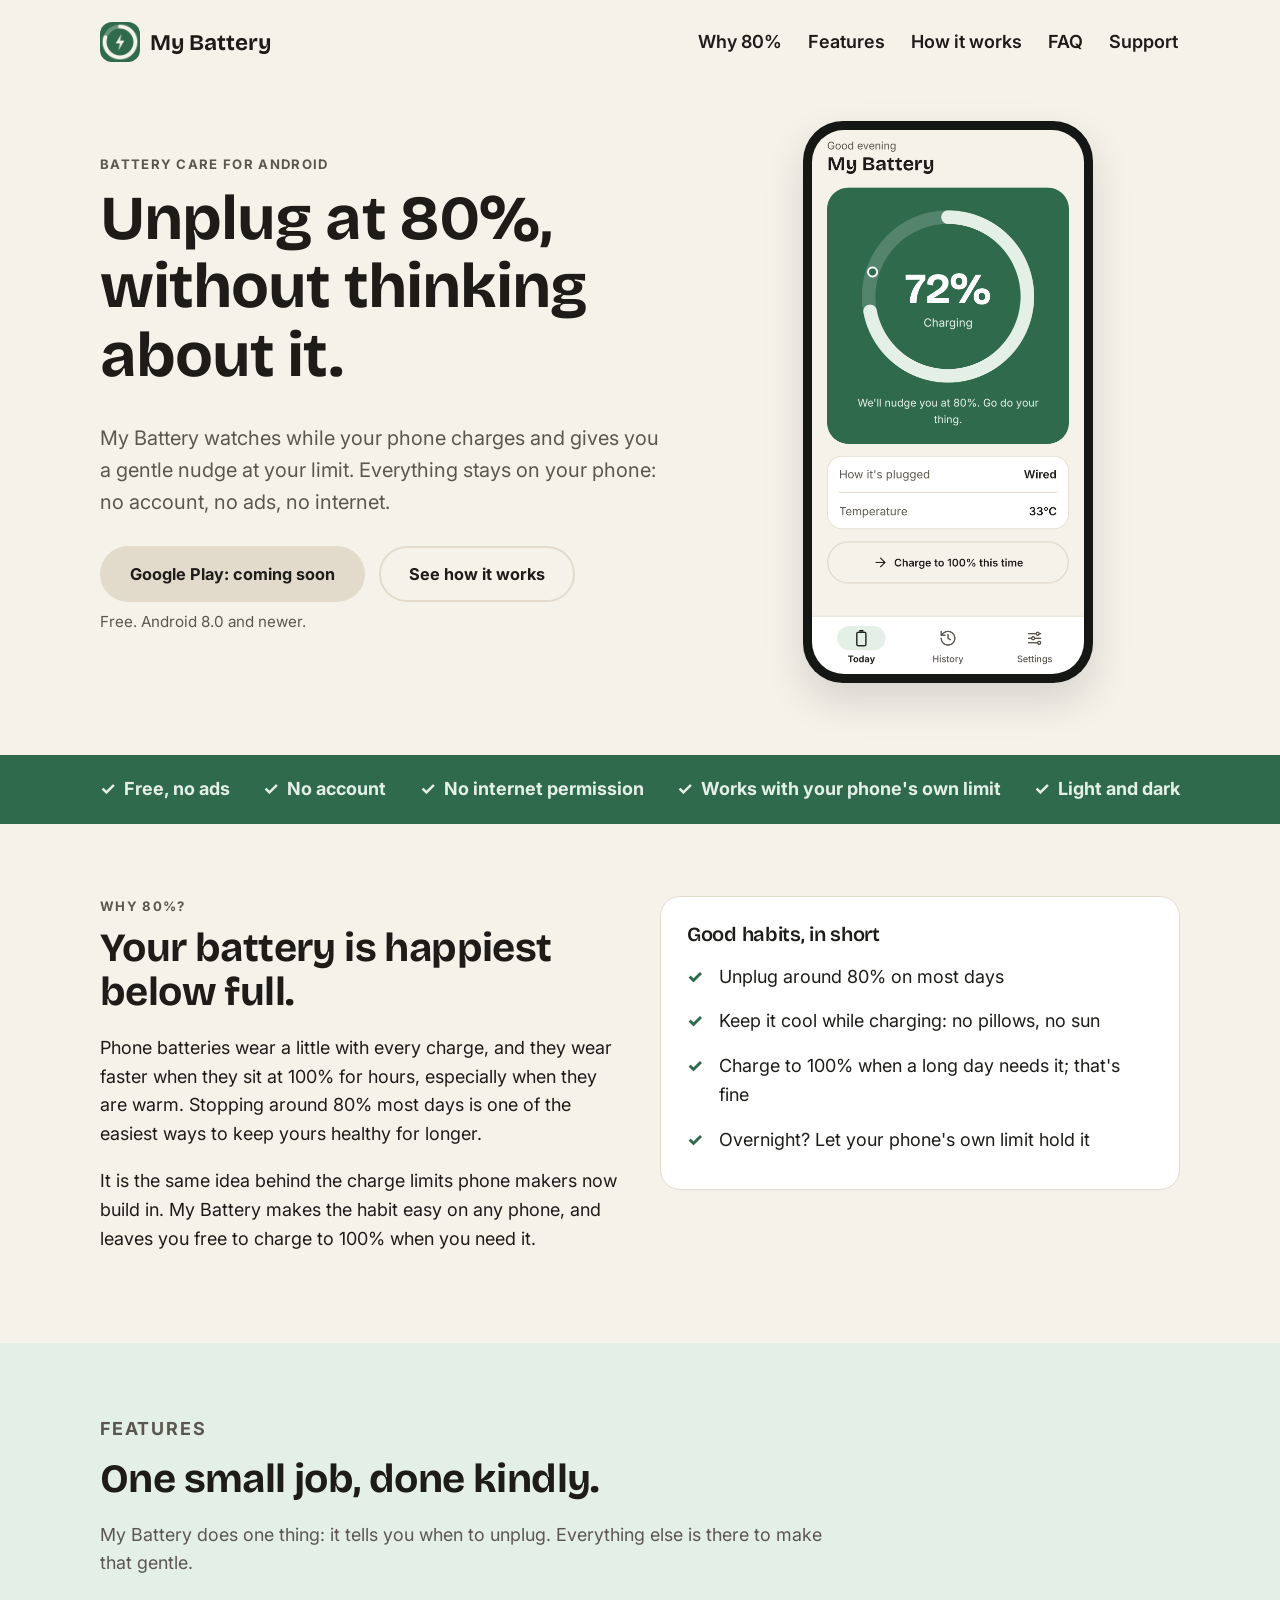
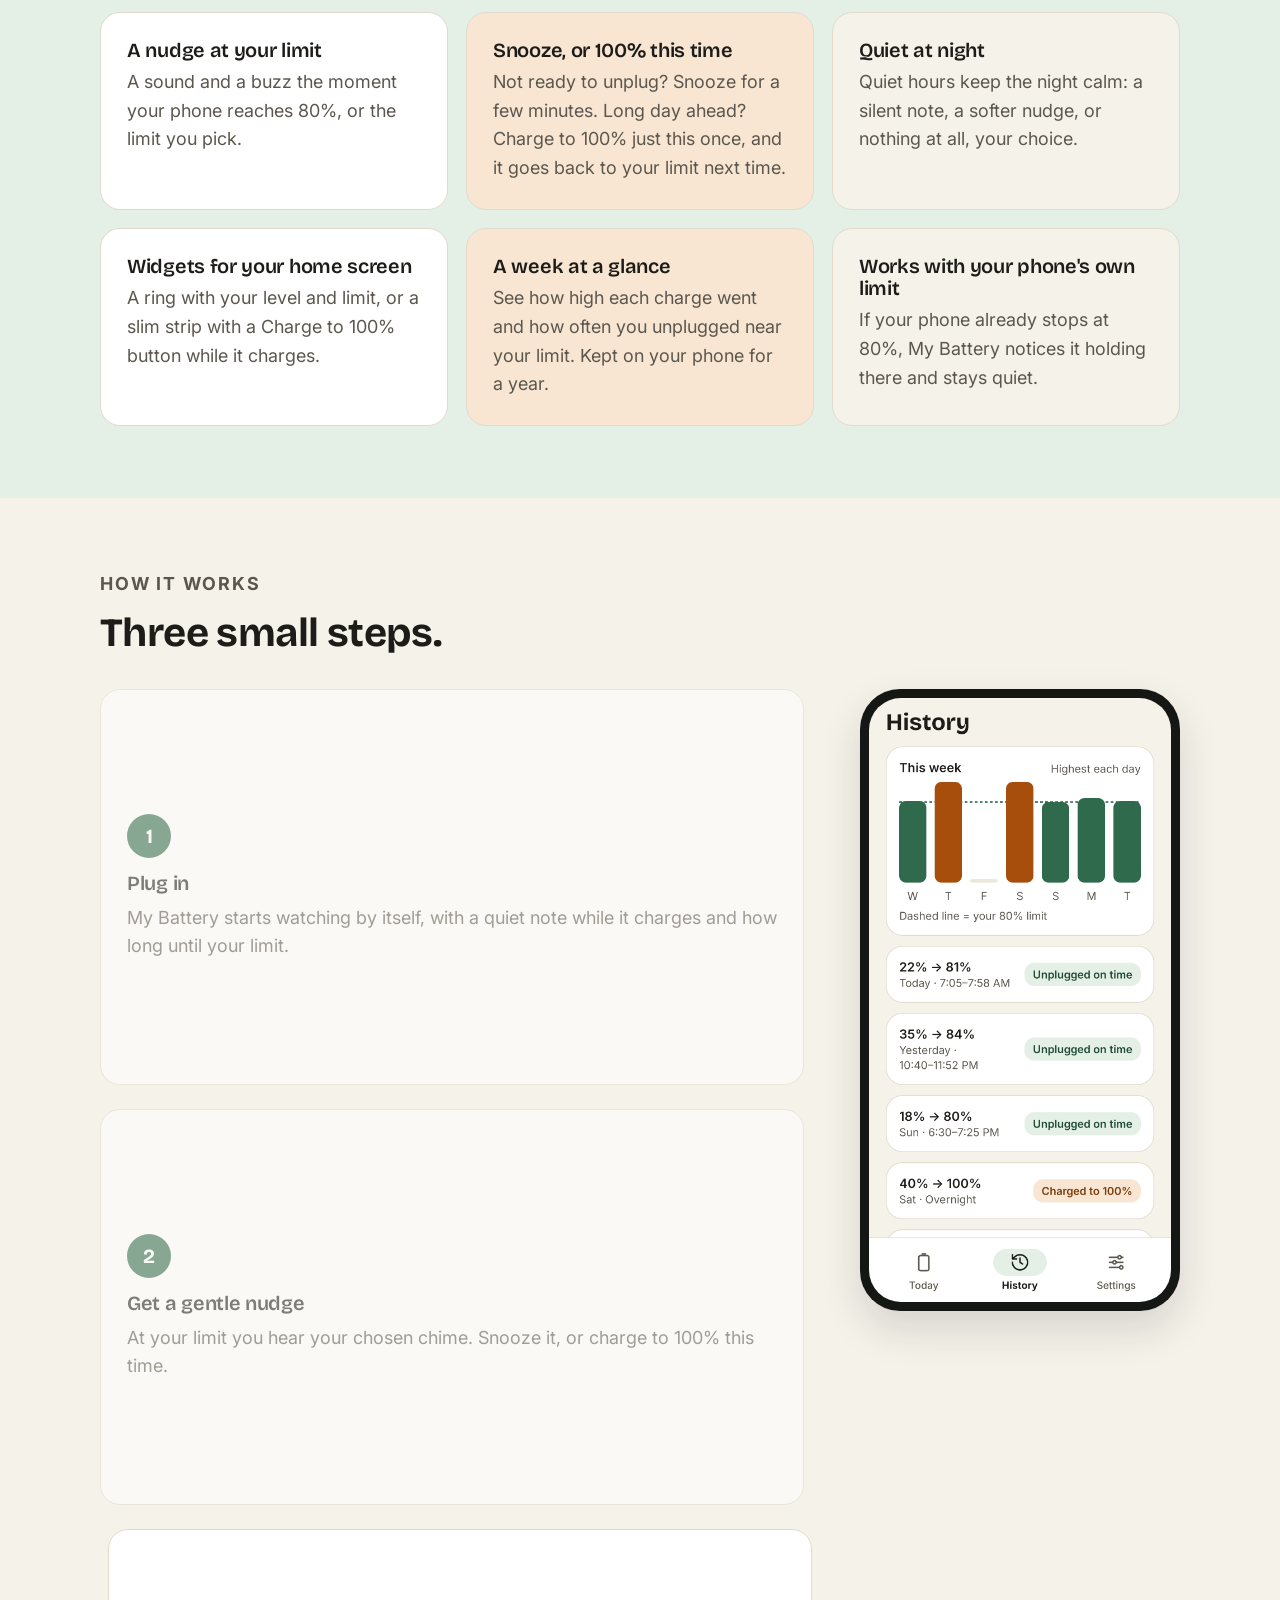
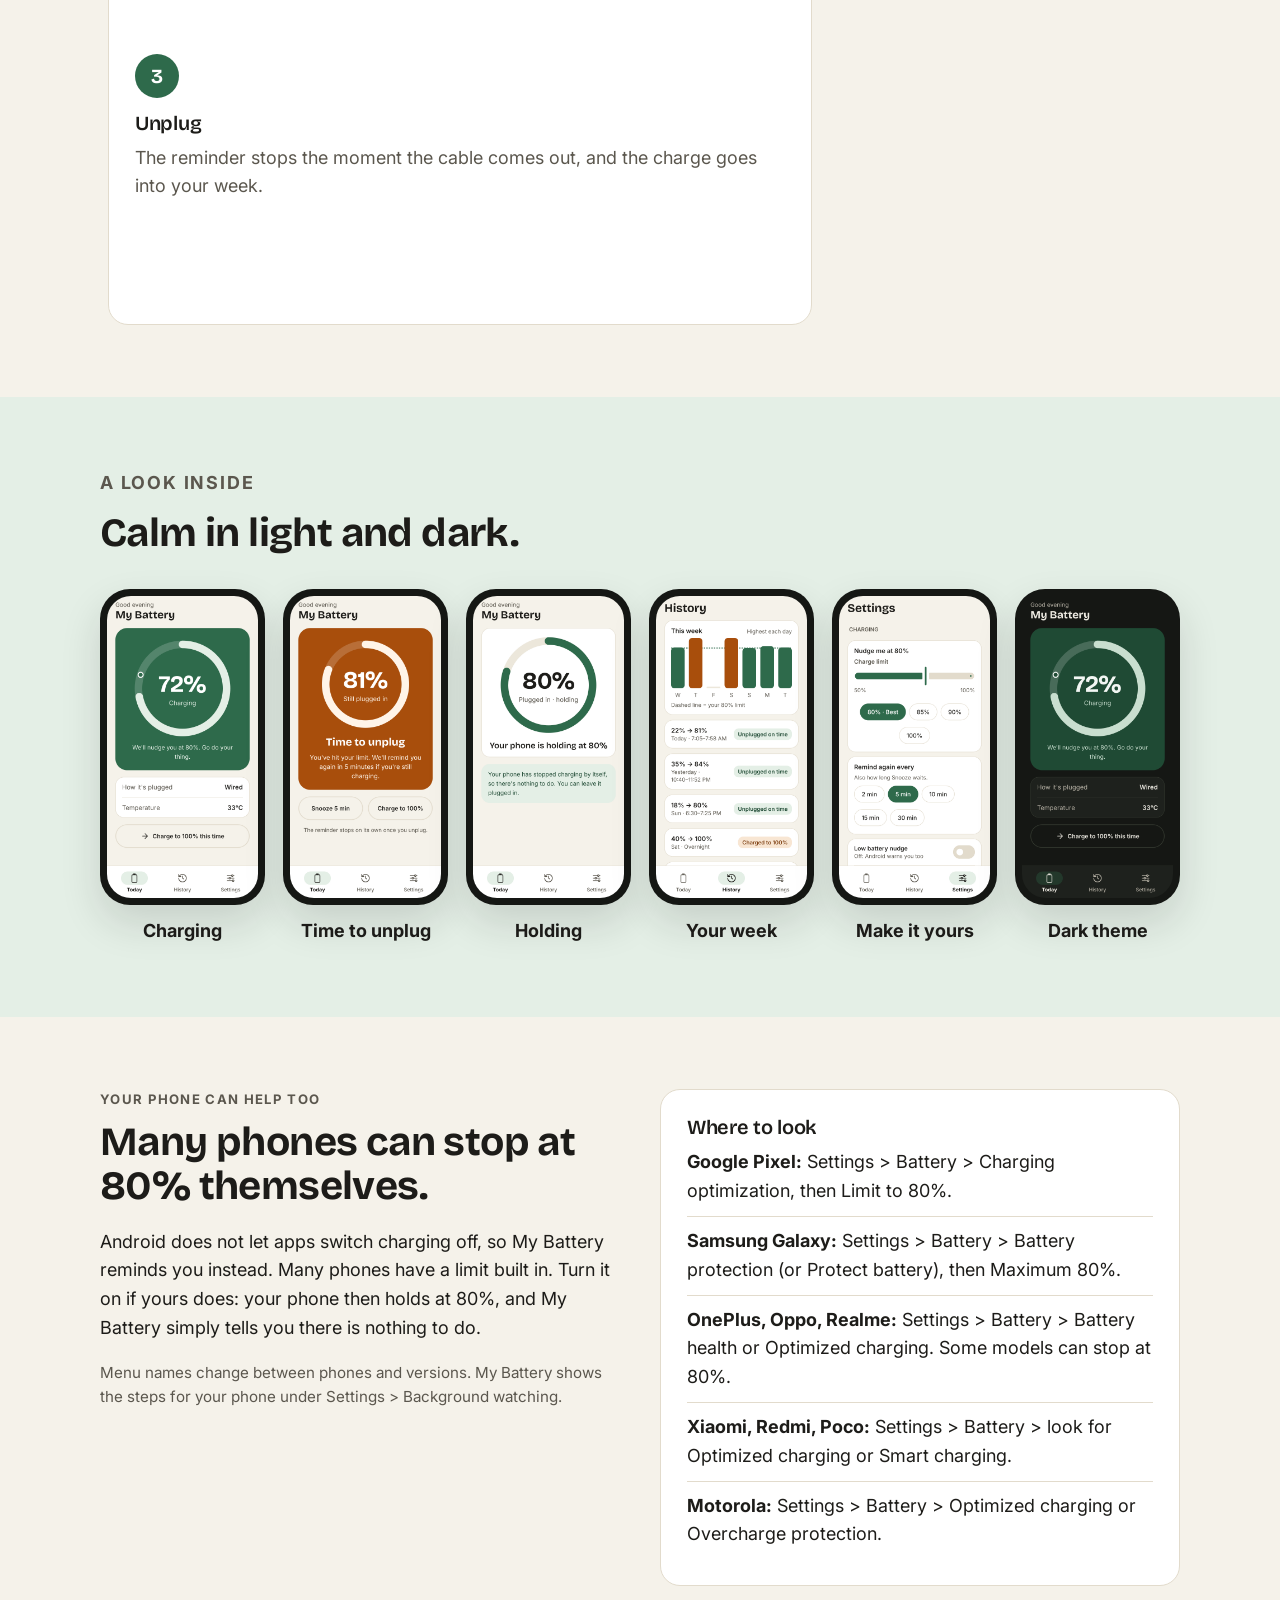
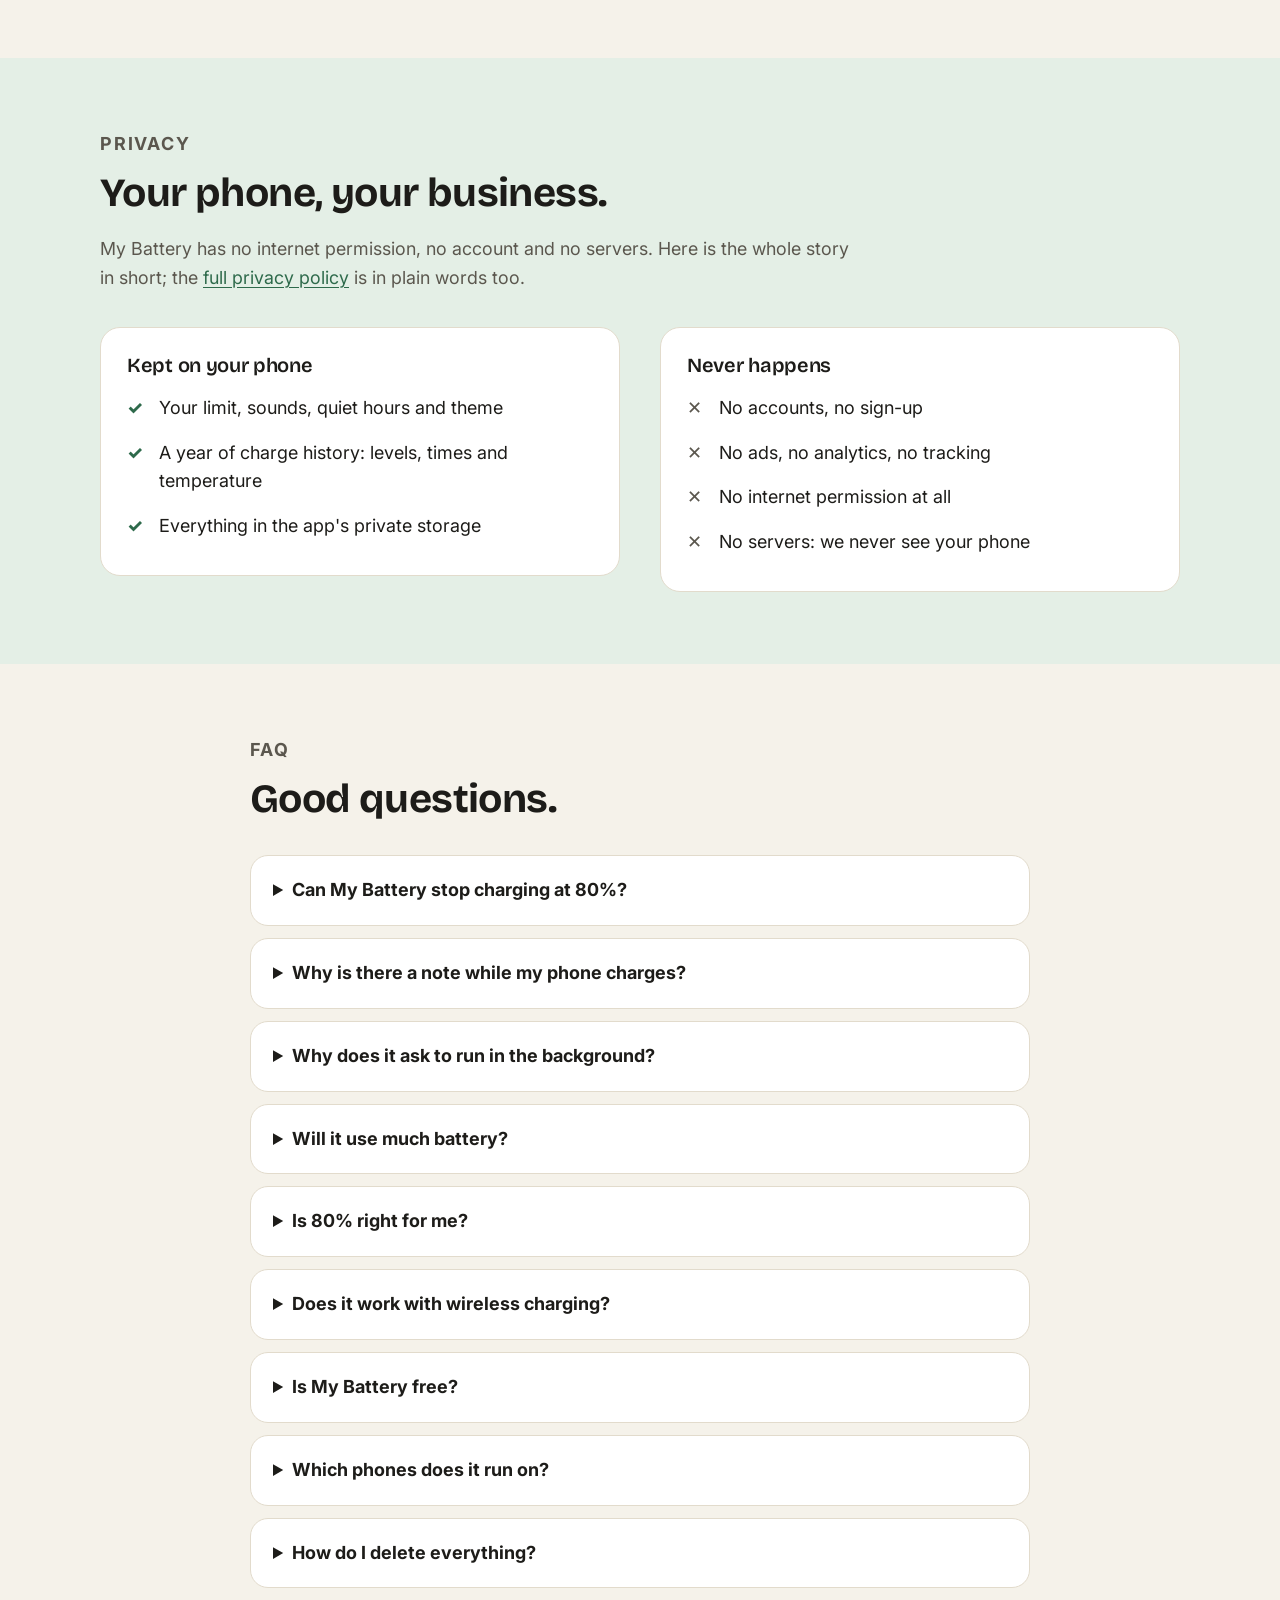
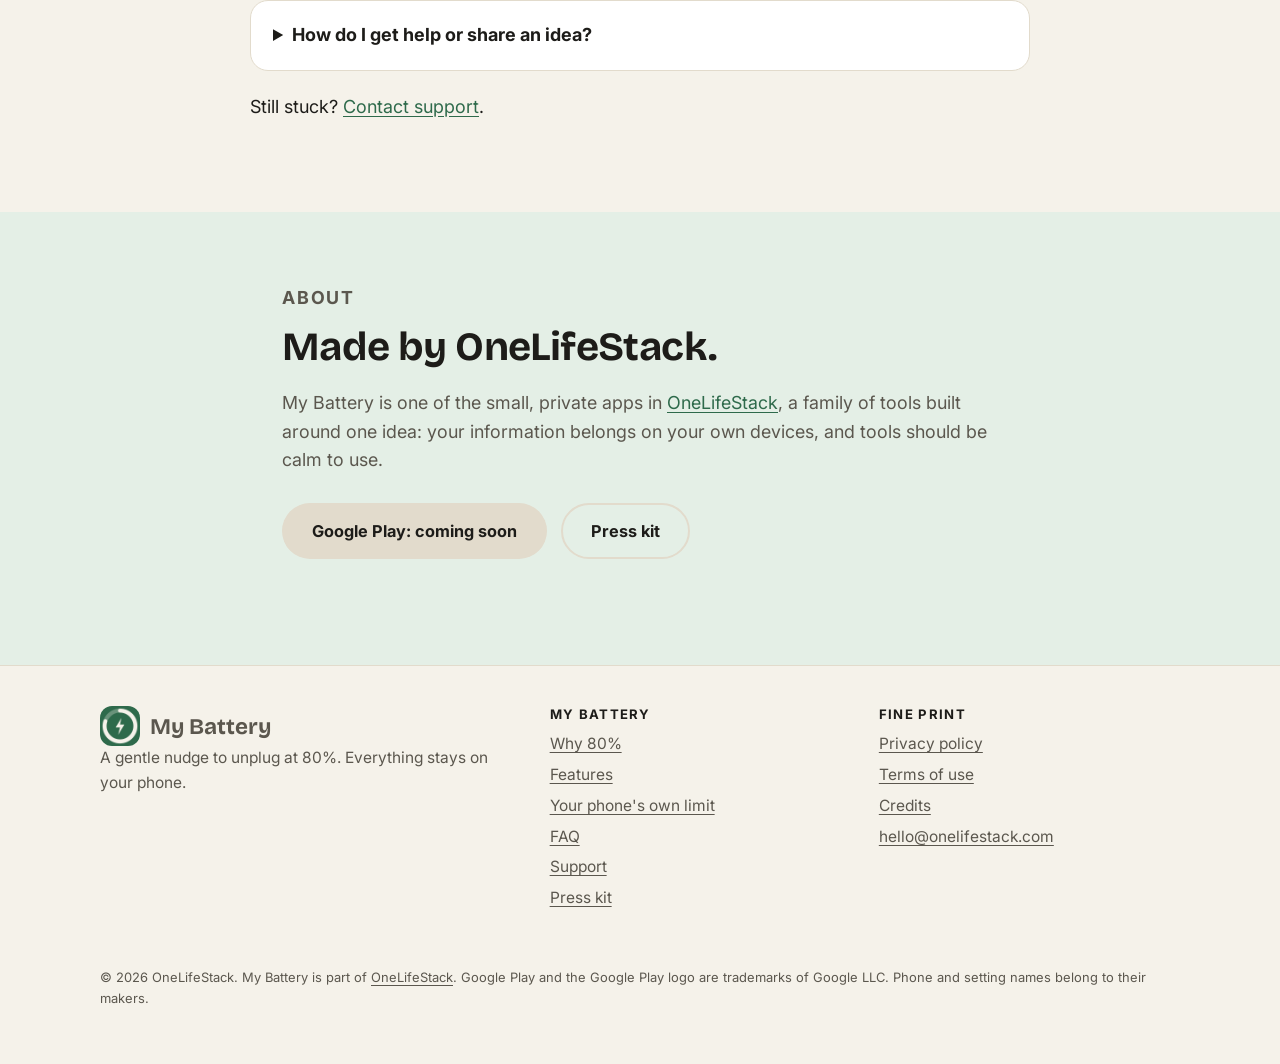
<file: index.html>
<!doctype html>
<html lang="en"><head><meta charset="utf-8">
<meta name="viewport" content="width=device-width, initial-scale=1">
<title>My Battery: a gentle nudge to unplug at 80%</title>
<meta name="description" content="My Battery watches while your Android phone charges and nudges you to unplug at 80%, so your battery lasts longer. Free, private, no account, no ads, no internet.">
<meta name="theme-color" content="#F5F2EA" media="(prefers-color-scheme: light)"><meta name="theme-color" content="#151714" media="(prefers-color-scheme: dark)">
<meta http-equiv="Content-Security-Policy" content="default-src 'self'; script-src 'self'; img-src 'self' data:; style-src 'self' 'unsafe-inline'; font-src 'self'; base-uri 'self'; form-action 'none'">
<link rel="canonical" href="https://mybattery.onelifestack.com/">
<link rel="icon" href="/assets/icon-32.png" sizes="32x32" type="image/png"><link rel="apple-touch-icon" href="/assets/icon-180.png">
<link rel="manifest" href="/site.webmanifest">
<link rel="preload" href="/assets/fonts/inter-var.woff2" as="font" type="font/woff2" crossorigin><link rel="preload" href="/assets/fonts/bricolage-700.woff2" as="font" type="font/woff2" crossorigin>
<meta property="og:type" content="website"><meta property="og:site_name" content="My Battery"><meta property="og:title" content="My Battery: a gentle nudge to unplug at 80%">
<meta property="og:description" content="My Battery watches while your Android phone charges and nudges you to unplug at 80%, so your battery lasts longer. Free, private, no account, no ads, no internet."><meta property="og:url" content="https://mybattery.onelifestack.com/"><meta property="og:image" content="https://mybattery.onelifestack.com/assets/og.png">
<meta name="twitter:card" content="summary_large_image">
<link rel="stylesheet" href="/assets/site.css?v=2a37914c">
<script src="/assets/site.js?v=2a37914c" defer></script>
</head><body>
<a class="skip" href="#main">Skip to content</a>
<header class="site"><div class="wrap"><a class="brand" href="/"><img src="/assets/icon-180.png" width="40" height="40" alt="">My Battery</a>
<nav class="main" aria-label="Main"><a href="/#why">Why 80%</a><a href="/#features">Features</a><a href="/#how">How it works</a><a href="/#faq">FAQ</a><a href="/support/">Support</a></nav></div></header>
<main id="main">

<section class="hero"><div class="wrap"><div>
<p class="eyebrow">Battery care for Android</p>
<h1>Unplug at 80%, without thinking about it.</h1>
<p class="lead">My Battery watches while your phone charges and gives you a gentle nudge at your limit. Everything stays on your phone: no account, no ads, no internet.</p>
<div class="cta-row"><span class="btn" aria-disabled="true" role="text">Google Play: coming soon</span><a class="btn ghost" href="#how">See how it works</a></div>
<p class="note">Free. Android 8.0 and newer.</p></div>
<div class="hero-art"><div class="phone float"><picture><source srcset="/assets/shots/06-today-charging-dark.png" media="(prefers-color-scheme: dark)"><img src="/assets/shots/06-today-charging.png" width="1080" height="2160" alt="My Battery while charging: 72%, with a ring that fills towards an 80% mark"></picture></div>
<div class="nudge" aria-hidden="true"><div class="nudge-top"><img src="/assets/icon-32.png" width="20" height="20" alt="">My Battery · now</div><strong>Time to unplug, 80%</strong><span>Your battery is at its happy place.</span><div class="nudge-btns"><span>Snooze 5 min</span><span>Charge to 100%</span></div></div></div></div></section>
<div class="promise"><div class="wrap"><ul><li>Free, no ads</li><li>No account</li><li>No internet permission</li><li>Works with your phone's own limit</li><li>Light and dark</li></ul></div></div>
<section id="why"><div class="wrap two"><div><p class="eyebrow">Why 80%?</p><h2>Your battery is happiest below full.</h2>
<p>Phone batteries wear a little with every charge, and they wear faster when they sit at 100% for hours, especially when they are warm. Stopping around 80% most days is one of the easiest ways to keep yours healthy for longer.</p>
<p>It is the same idea behind the charge limits phone makers now build in. My Battery makes the habit easy on any phone, and leaves you free to charge to 100% when you need it.</p></div>
<div class="panel"><h3>Good habits, in short</h3><ul class="keep"><li>Unplug around 80% on most days</li><li>Keep it cool while charging: no pillows, no sun</li><li>Charge to 100% when a long day needs it; that's fine</li><li>Overnight? Let your phone's own limit hold it</li></ul></div></div></section>
<section id="features" class="tint"><div class="wrap"><div class="section-head"><p class="eyebrow">Features</p><h2>One small job, done kindly.</h2><p>My Battery does one thing: it tells you when to unplug. Everything else is there to make that gentle.</p></div><div class="grid"><div class="tile mint"><h3>A nudge at your limit</h3><p>A sound and a buzz the moment your phone reaches 80%, or the limit you pick.</p></div><div class="tile sand"><h3>Snooze, or 100% this time</h3><p>Not ready to unplug? Snooze for a few minutes. Long day ahead? Charge to 100% just this once, and it goes back to your limit next time.</p></div><div class="tile plain"><h3>Quiet at night</h3><p>Quiet hours keep the night calm: a silent note, a softer nudge, or nothing at all, your choice.</p></div><div class="tile mint"><h3>Widgets for your home screen</h3><p>A ring with your level and limit, or a slim strip with a Charge to 100% button while it charges.</p></div><div class="tile sand"><h3>A week at a glance</h3><p>See how high each charge went and how often you unplugged near your limit. Kept on your phone for a year.</p></div><div class="tile plain"><h3>Works with your phone's own limit</h3><p>If your phone already stops at 80%, My Battery notices it holding there and stays quiet.</p></div></div></div></section>
<section id="how"><div class="wrap"><div class="section-head"><p class="eyebrow">How it works</p><h2>Three small steps.</h2></div>
<div class="how"><ol class="steps"><li><h3>Plug in</h3><p>My Battery starts watching by itself, with a quiet note while it charges and how long until your limit.</p></li><li><h3>Get a gentle nudge</h3><p>At your limit you hear your chosen chime. Snooze it, or charge to 100% this time.</p></li><li><h3>Unplug</h3><p>The reminder stops the moment the cable comes out, and the charge goes into your week.</p></li></ol>
<aside class="how-phone" aria-hidden="true"><div class="phone"><div class="shots"><img class="on" src="/assets/shots/06-today-charging.png" width="1080" height="2160" alt="" loading="lazy"><img src="/assets/shots/07-today-unplug.png" width="1080" height="2160" alt="" loading="lazy"><img src="/assets/shots/09-history.png" width="1080" height="2160" alt="" loading="lazy"></div></div></aside></div></div></section>
<section id="screens" class="tint"><div class="wrap"><div class="section-head"><p class="eyebrow">A look inside</p><h2>Calm in light and dark.</h2></div><div class="gallery"><figure><div class="phone"><img src="/assets/shots/06-today-charging.png" width="1080" height="2160" alt="Today while charging, with the time to your limit" loading="lazy"></div><figcaption>Charging</figcaption></figure><figure><div class="phone"><img src="/assets/shots/07-today-unplug.png" width="1080" height="2160" alt="Today at the limit: Time to unplug, with Snooze and Charge to 100%" loading="lazy"></div><figcaption>Time to unplug</figcaption></figure><figure><div class="phone"><img src="/assets/shots/08-today-holding.png" width="1080" height="2160" alt="The phone holding at 80% by itself, with nothing to do" loading="lazy"></div><figcaption>Holding</figcaption></figure><figure><div class="phone"><img src="/assets/shots/09-history.png" width="1080" height="2160" alt="History: this week&#x27;s highest charge each day against the limit" loading="lazy"></div><figcaption>Your week</figcaption></figure><figure><div class="phone"><img src="/assets/shots/10-settings.png" width="1080" height="2160" alt="Settings: the limit, reminders, sound and quiet hours" loading="lazy"></div><figcaption>Make it yours</figcaption></figure><figure><div class="phone"><img src="/assets/shots/06-today-charging-dark.png" width="1080" height="2160" alt="Today while charging, in the dark theme" loading="lazy"></div><figcaption>Dark theme</figcaption></figure></div></div></section>
<section id="limit"><div class="wrap two"><div><p class="eyebrow">Your phone can help too</p><h2>Many phones can stop at 80% themselves.</h2>
<p>Android does not let apps switch charging off, so My Battery reminds you instead. Many phones have a limit built in. Turn it on if yours does: your phone then holds at 80%, and My Battery simply tells you there is nothing to do.</p>
<p class="note">Menu names change between phones and versions. My Battery shows the steps for your phone under Settings > Background watching.</p></div>
<div class="panel"><h3>Where to look</h3><ul class="makers"><li><strong>Google Pixel:</strong> Settings > Battery > Charging optimization, then Limit to 80%.</li><li><strong>Samsung Galaxy:</strong> Settings > Battery > Battery protection (or Protect battery), then Maximum 80%.</li><li><strong>OnePlus, Oppo, Realme:</strong> Settings > Battery > Battery health or Optimized charging. Some models can stop at 80%.</li><li><strong>Xiaomi, Redmi, Poco:</strong> Settings > Battery > look for Optimized charging or Smart charging.</li><li><strong>Motorola:</strong> Settings > Battery > Optimized charging or Overcharge protection.</li></ul></div></div></section>
<section id="privacy" class="tint"><div class="wrap"><div class="section-head"><p class="eyebrow">Privacy</p><h2>Your phone, your business.</h2><p>My Battery has no internet permission, no account and no servers. Here is the whole story in short; the <a href="/privacy/">full privacy policy</a> is in plain words too.</p></div>
<div class="two"><div class="panel"><h3>Kept on your phone</h3><ul class="keep"><li>Your limit, sounds, quiet hours and theme</li><li>A year of charge history: levels, times and temperature</li><li>Everything in the app's private storage</li></ul></div><div class="panel"><h3>Never happens</h3><ul class="never"><li>No accounts, no sign-up</li><li>No ads, no analytics, no tracking</li><li>No internet permission at all</li><li>No servers: we never see your phone</li></ul></div></div></div></section>
<section id="faq"><div class="wrap narrow"><div class="section-head"><p class="eyebrow">FAQ</p><h2>Good questions.</h2></div><details><summary>Can My Battery stop charging at 80%?</summary><p>No app can: Android does not let apps switch charging off. My Battery watches the level and reminds you to unplug. Many phones can stop at 80% by themselves; <a href="/#limit">here is where to look</a>. If yours does, My Battery sees it holding and stays quiet.</p></details><details><summary>Why is there a note while my phone charges?</summary><p>Android asks any app that keeps running to show a note. Ours is quiet, shows the level and the time to your limit, and goes away when you unplug.</p></details><details><summary>Why does it ask to run in the background?</summary><p>So Android lets My Battery start watching by itself when you plug in. Most phones call this "Unrestricted" battery use; OnePlus, OPPO and realme call it "Allow background activity". Without it, Android may pause the app; you then get a note saying "Tap to watch this charge", and one tap starts it. My Battery only runs while your phone is plugged in.</p></details><details><summary>Will it use much battery?</summary><p>It runs only while your phone is plugged in and charging, and stops when you unplug. When nothing is charging it does nothing at all, unless you turn on the low battery nudge, which takes a quick look every half hour.</p></details><details><summary>Is 80% right for me?</summary><p>80% is a good everyday choice. If you need more, pick 85% or 90%. Before a long day, tap Charge to 100% once; the next charge goes back to your limit.</p></details><details><summary>Does it work with wireless charging?</summary><p>Yes: wired, USB, wireless and docks all count.</p></details><details><summary>Is My Battery free?</summary><p>Yes. There are no ads, no subscriptions and nothing to buy.</p></details><details><summary>Which phones does it run on?</summary><p>Android 8.0 (Oreo) and newer.</p></details><details><summary>How do I delete everything?</summary><p>History > Clear history deletes your charges, and uninstalling deletes the rest. There is nothing to delete anywhere else.</p></details><details><summary>How do I get help or share an idea?</summary><p>In the app, open Settings > About My Battery > Send feedback, or write to <a href="mailto:hello@onelifestack.com">hello@onelifestack.com</a>.</p></details><p class="after">Still stuck? <a href="/support/">Contact support</a>.</p></div></section>
<section id="about" class="tint"><div class="wrap section-head"><p class="eyebrow">About</p><h2>Made by OneLifeStack.</h2><p>My Battery is one of the small, private apps in <a href="https://onelifestack.com">OneLifeStack</a>, a family of tools built around one idea: your information belongs on your own devices, and tools should be calm to use.</p><div class="cta-row"><span class="btn" aria-disabled="true" role="text">Google Play: coming soon</span><a class="btn ghost" href="/press/">Press kit</a></div></div></section>

</main>
<footer class="site"><div class="wrap">
<div><a class="brand" href="/"><img src="/assets/icon-180.png" width="40" height="40" alt="">My Battery</a>
<p>A gentle nudge to unplug at 80%. Everything stays on your phone.</p></div>
<div><h2>My Battery</h2><ul><li><a href="/#why">Why 80%</a></li><li><a href="/#features">Features</a></li><li><a href="/#limit">Your phone's own limit</a></li><li><a href="/#faq">FAQ</a></li><li><a href="/support/">Support</a></li><li><a href="/press/">Press kit</a></li></ul></div>
<div><h2>Fine print</h2><ul><li><a href="/privacy/">Privacy policy</a></li><li><a href="/terms/">Terms of use</a></li><li><a href="/credits/">Credits</a></li><li><a href="mailto:hello@onelifestack.com">hello@onelifestack.com</a></li></ul></div>
<small>© 2026 OneLifeStack. My Battery is part of <a href="https://onelifestack.com">OneLifeStack</a>. Google Play and the Google Play logo are trademarks of Google LLC. Phone and setting names belong to their makers.</small>
</div></footer></body></html>
</file>
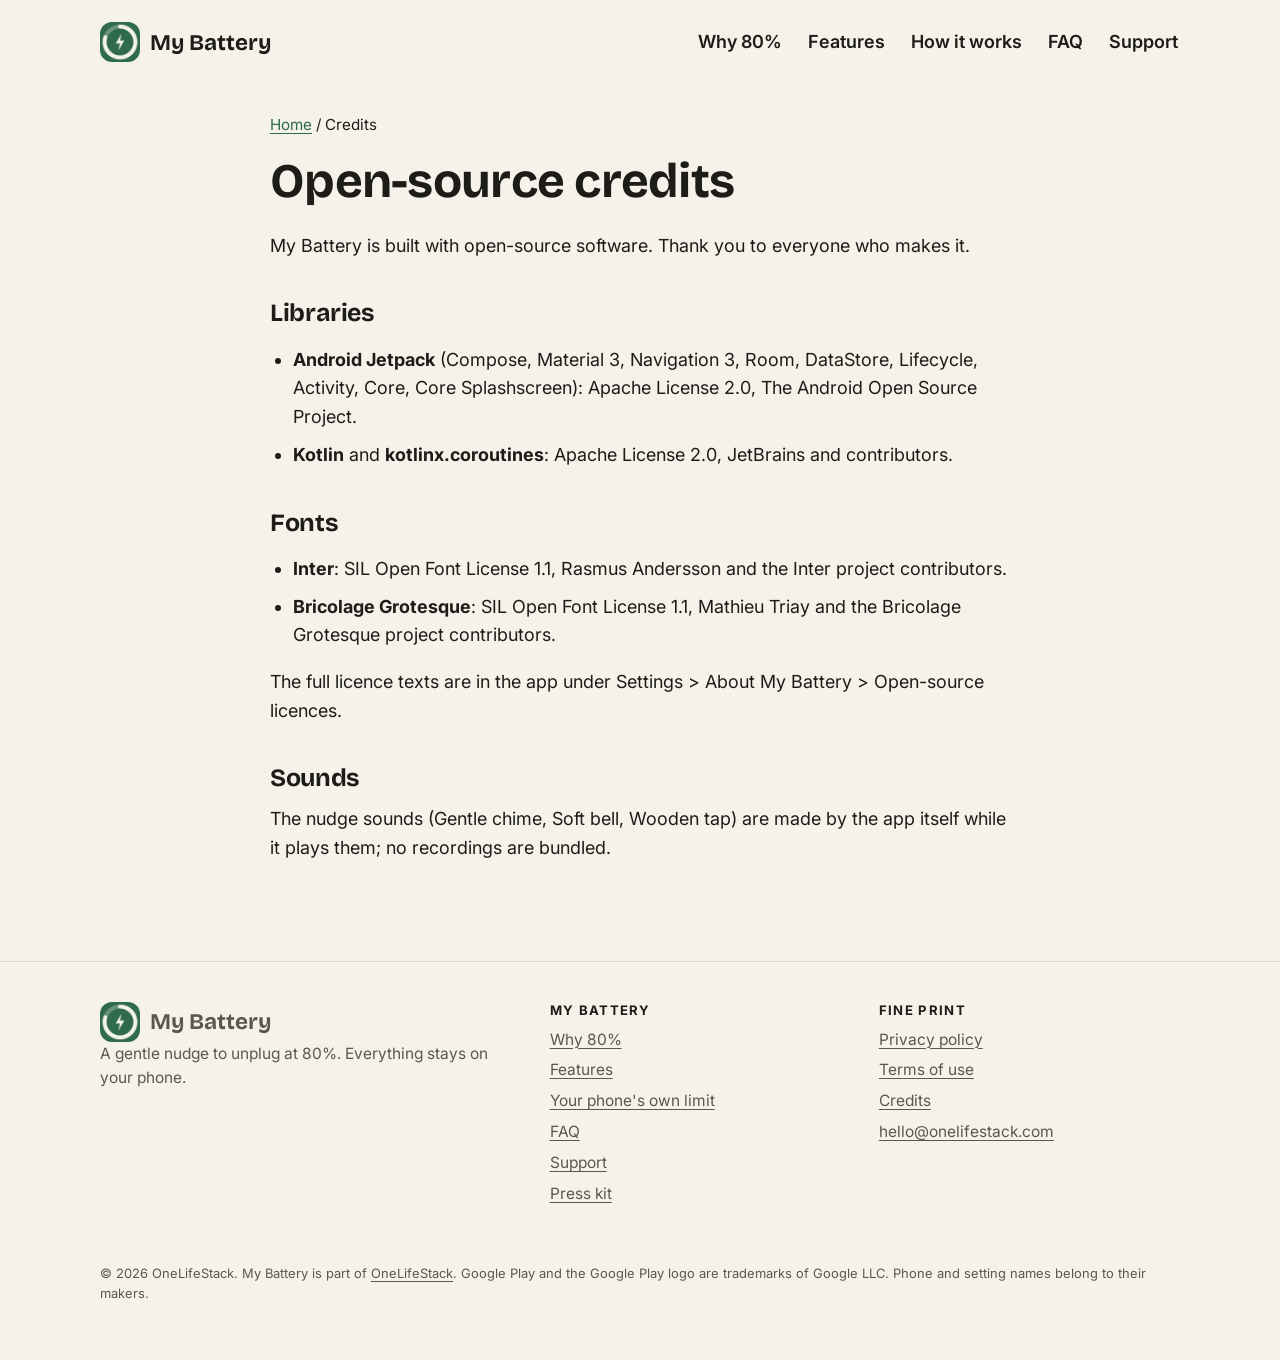
<file: credits/index.html>
<!doctype html>
<html lang="en"><head><meta charset="utf-8">
<meta name="viewport" content="width=device-width, initial-scale=1">
<title>Credits | My Battery</title>
<meta name="description" content="Open-source software and fonts used in My Battery.">
<meta name="theme-color" content="#F5F2EA" media="(prefers-color-scheme: light)"><meta name="theme-color" content="#151714" media="(prefers-color-scheme: dark)">
<meta http-equiv="Content-Security-Policy" content="default-src 'self'; script-src 'self'; img-src 'self' data:; style-src 'self' 'unsafe-inline'; font-src 'self'; base-uri 'self'; form-action 'none'">
<link rel="canonical" href="https://mybattery.onelifestack.com/credits/">
<link rel="icon" href="/assets/icon-32.png" sizes="32x32" type="image/png"><link rel="apple-touch-icon" href="/assets/icon-180.png">
<link rel="manifest" href="/site.webmanifest">
<link rel="preload" href="/assets/fonts/inter-var.woff2" as="font" type="font/woff2" crossorigin><link rel="preload" href="/assets/fonts/bricolage-700.woff2" as="font" type="font/woff2" crossorigin>
<meta property="og:type" content="website"><meta property="og:site_name" content="My Battery"><meta property="og:title" content="Credits | My Battery">
<meta property="og:description" content="Open-source software and fonts used in My Battery."><meta property="og:url" content="https://mybattery.onelifestack.com/credits/"><meta property="og:image" content="https://mybattery.onelifestack.com/assets/og.png">
<meta name="twitter:card" content="summary_large_image">
<link rel="stylesheet" href="/assets/site.css?v=2a37914c">
<script src="/assets/site.js?v=2a37914c" defer></script>
</head><body>
<a class="skip" href="#main">Skip to content</a>
<header class="site"><div class="wrap"><a class="brand" href="/"><img src="/assets/icon-180.png" width="40" height="40" alt="">My Battery</a>
<nav class="main" aria-label="Main"><a href="/#why">Why 80%</a><a href="/#features">Features</a><a href="/#how">How it works</a><a href="/#faq">FAQ</a><a href="/support/">Support</a></nav></div></header>
<main id="main">
<div class="article"><div class="wrap"><p class="crumbs"><a href="/">Home</a> / Credits</p><h1>Open-source credits</h1>
<p>My Battery is built with open-source software. Thank you to everyone who makes it.</p>
<h2>Libraries</h2>
<ul><li><strong>Android Jetpack</strong> (Compose, Material 3, Navigation 3, Room, DataStore, Lifecycle, Activity, Core, Core Splashscreen): Apache License 2.0, The Android Open Source Project.</li><li><strong>Kotlin</strong> and <strong>kotlinx.coroutines</strong>: Apache License 2.0, JetBrains and contributors.</li></ul>
<h2>Fonts</h2>
<ul><li><strong>Inter</strong>: SIL Open Font License 1.1, Rasmus Andersson and the Inter project contributors.</li><li><strong>Bricolage Grotesque</strong>: SIL Open Font License 1.1, Mathieu Triay and the Bricolage Grotesque project contributors.</li></ul>
<p>The full licence texts are in the app under Settings &gt; About My Battery &gt; Open-source licences.</p>
<h2>Sounds</h2>
<p>The nudge sounds (Gentle chime, Soft bell, Wooden tap) are made by the app itself while it plays them; no recordings are bundled.</p></div></div>
</main>
<footer class="site"><div class="wrap">
<div><a class="brand" href="/"><img src="/assets/icon-180.png" width="40" height="40" alt="">My Battery</a>
<p>A gentle nudge to unplug at 80%. Everything stays on your phone.</p></div>
<div><h2>My Battery</h2><ul><li><a href="/#why">Why 80%</a></li><li><a href="/#features">Features</a></li><li><a href="/#limit">Your phone's own limit</a></li><li><a href="/#faq">FAQ</a></li><li><a href="/support/">Support</a></li><li><a href="/press/">Press kit</a></li></ul></div>
<div><h2>Fine print</h2><ul><li><a href="/privacy/">Privacy policy</a></li><li><a href="/terms/">Terms of use</a></li><li><a href="/credits/">Credits</a></li><li><a href="mailto:hello@onelifestack.com">hello@onelifestack.com</a></li></ul></div>
<small>© 2026 OneLifeStack. My Battery is part of <a href="https://onelifestack.com">OneLifeStack</a>. Google Play and the Google Play logo are trademarks of Google LLC. Phone and setting names belong to their makers.</small>
</div></footer></body></html>
</file>
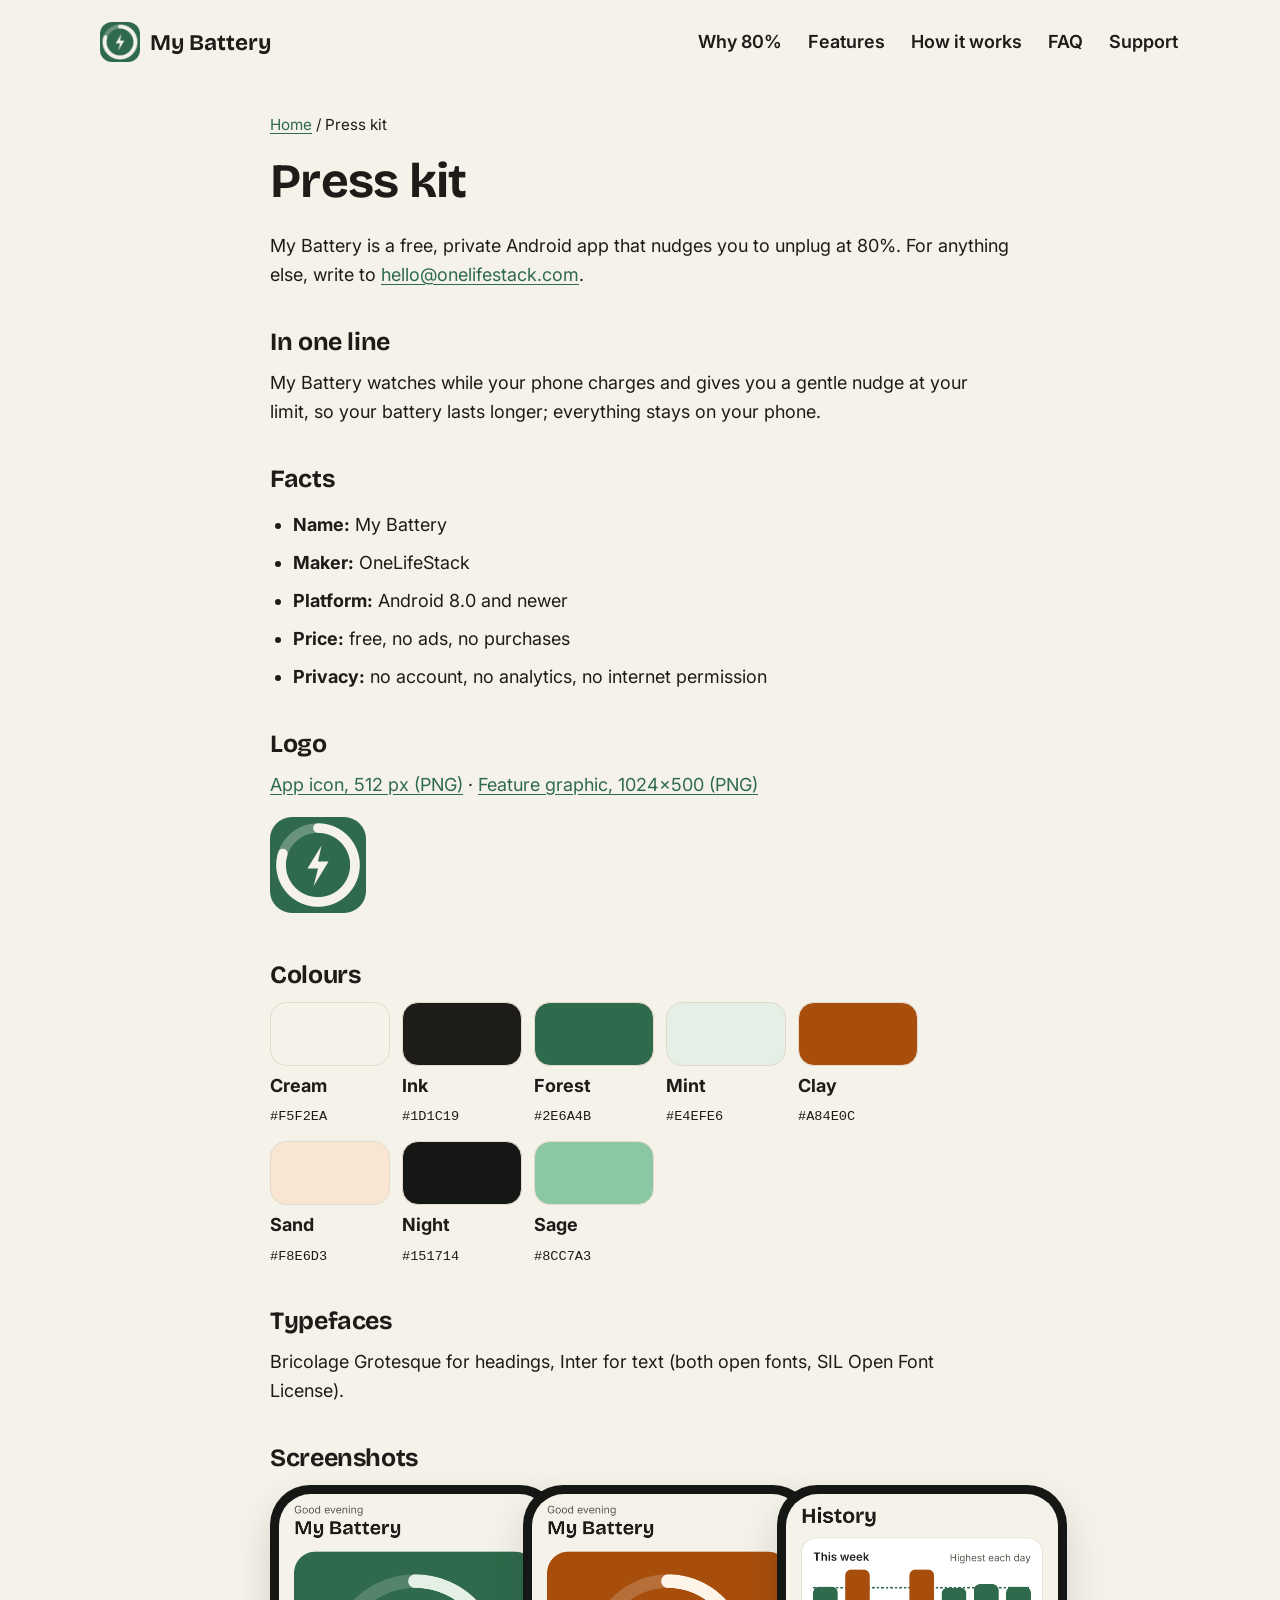
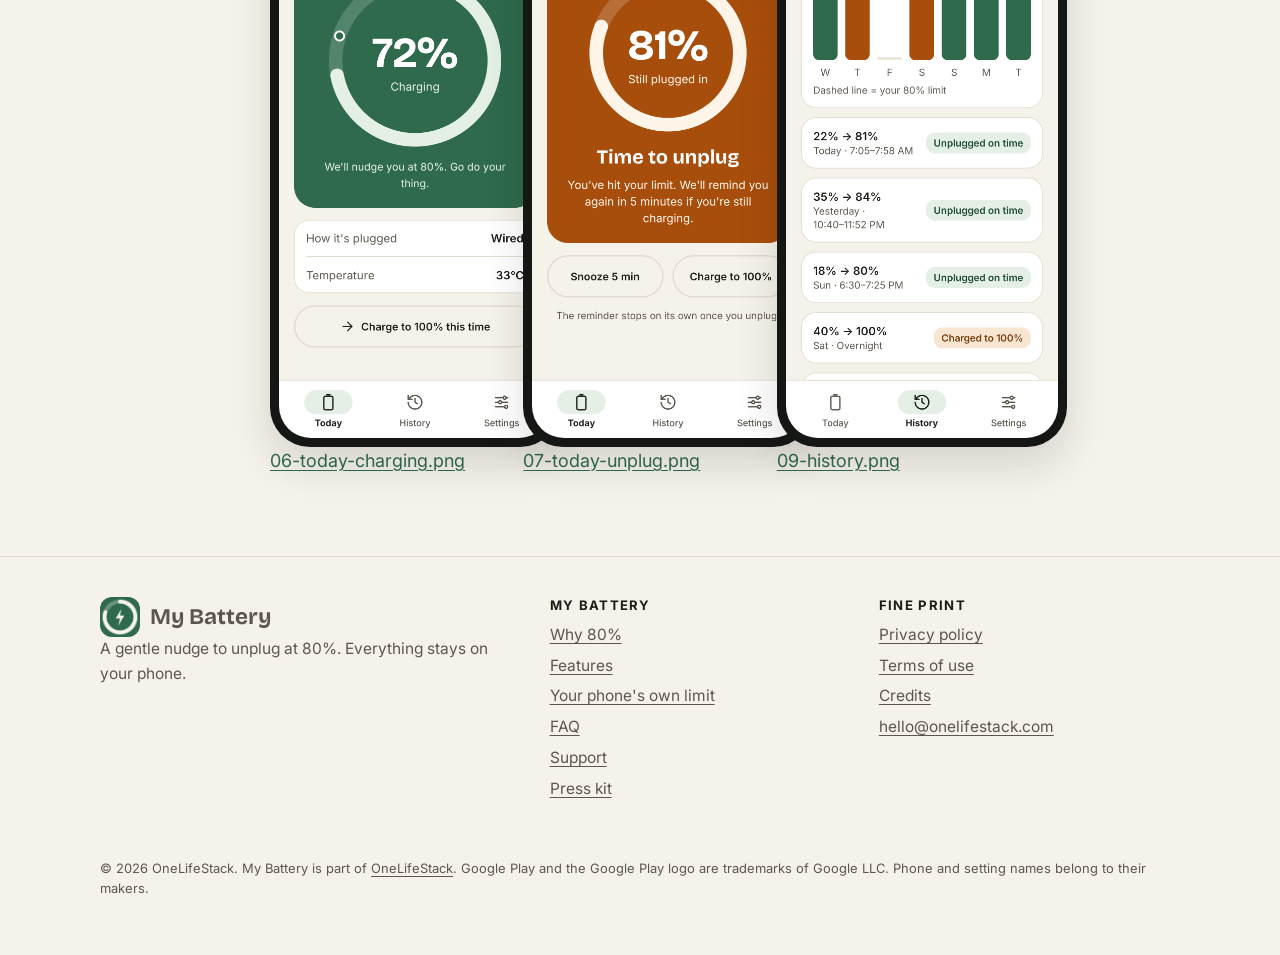
<file: press/index.html>
<!doctype html>
<html lang="en"><head><meta charset="utf-8">
<meta name="viewport" content="width=device-width, initial-scale=1">
<title>Press kit | My Battery</title>
<meta name="description" content="Logo, colours and screenshots for My Battery.">
<meta name="theme-color" content="#F5F2EA" media="(prefers-color-scheme: light)"><meta name="theme-color" content="#151714" media="(prefers-color-scheme: dark)">
<meta http-equiv="Content-Security-Policy" content="default-src 'self'; script-src 'self'; img-src 'self' data:; style-src 'self' 'unsafe-inline'; font-src 'self'; base-uri 'self'; form-action 'none'">
<link rel="canonical" href="https://mybattery.onelifestack.com/press/">
<link rel="icon" href="/assets/icon-32.png" sizes="32x32" type="image/png"><link rel="apple-touch-icon" href="/assets/icon-180.png">
<link rel="manifest" href="/site.webmanifest">
<link rel="preload" href="/assets/fonts/inter-var.woff2" as="font" type="font/woff2" crossorigin><link rel="preload" href="/assets/fonts/bricolage-700.woff2" as="font" type="font/woff2" crossorigin>
<meta property="og:type" content="website"><meta property="og:site_name" content="My Battery"><meta property="og:title" content="Press kit | My Battery">
<meta property="og:description" content="Logo, colours and screenshots for My Battery."><meta property="og:url" content="https://mybattery.onelifestack.com/press/"><meta property="og:image" content="https://mybattery.onelifestack.com/assets/og.png">
<meta name="twitter:card" content="summary_large_image">
<link rel="stylesheet" href="/assets/site.css?v=2a37914c">
<script src="/assets/site.js?v=2a37914c" defer></script>
</head><body>
<a class="skip" href="#main">Skip to content</a>
<header class="site"><div class="wrap"><a class="brand" href="/"><img src="/assets/icon-180.png" width="40" height="40" alt="">My Battery</a>
<nav class="main" aria-label="Main"><a href="/#why">Why 80%</a><a href="/#features">Features</a><a href="/#how">How it works</a><a href="/#faq">FAQ</a><a href="/support/">Support</a></nav></div></header>
<main id="main">
<div class="article"><div class="wrap"><p class="crumbs"><a href="/">Home</a> / Press kit</p><h1>Press kit</h1><p>My Battery is a free, private Android app that nudges you to unplug at 80%. For anything else, write to <a href="mailto:hello@onelifestack.com">hello@onelifestack.com</a>.</p>
<h2>In one line</h2><p>My Battery watches while your phone charges and gives you a gentle nudge at your limit, so your battery lasts longer; everything stays on your phone.</p>
<h2>Facts</h2><ul><li><strong>Name:</strong> My Battery</li><li><strong>Maker:</strong> OneLifeStack</li><li><strong>Platform:</strong> Android 8.0 and newer</li><li><strong>Price:</strong> free, no ads, no purchases</li><li><strong>Privacy:</strong> no account, no analytics, no internet permission</li></ul>
<h2>Logo</h2><p><a href="/assets/icon-512.png" download>App icon, 512 px (PNG)</a> · <a href="/assets/feature-graphic.png" download>Feature graphic, 1024×500 (PNG)</a></p>
<p><img class="press-icon" src="/assets/icon-192.png" width="96" height="96" alt="My Battery app icon"></p>
<h2>Colours</h2><div class="swatches"><div class="swatch"><span style="background:#F5F2EA"></span><strong>Cream</strong><br><code>#F5F2EA</code></div><div class="swatch"><span style="background:#1D1C19"></span><strong>Ink</strong><br><code>#1D1C19</code></div><div class="swatch"><span style="background:#2E6A4B"></span><strong>Forest</strong><br><code>#2E6A4B</code></div><div class="swatch"><span style="background:#E4EFE6"></span><strong>Mint</strong><br><code>#E4EFE6</code></div><div class="swatch"><span style="background:#A84E0C"></span><strong>Clay</strong><br><code>#A84E0C</code></div><div class="swatch"><span style="background:#F8E6D3"></span><strong>Sand</strong><br><code>#F8E6D3</code></div><div class="swatch"><span style="background:#151714"></span><strong>Night</strong><br><code>#151714</code></div><div class="swatch"><span style="background:#8CC7A3"></span><strong>Sage</strong><br><code>#8CC7A3</code></div></div><h2>Typefaces</h2><p>Bricolage Grotesque for headings, Inter for text (both open fonts, SIL Open Font License).</p>
<h2>Screenshots</h2><div class="press-grid"><figure class="flush"><div class="phone"><img src="/assets/shots/06-today-charging.png" width="1080" height="2160" alt="Today while charging" loading="lazy"></div><figcaption><a href="/assets/shots/06-today-charging.png" download>06-today-charging.png</a></figcaption></figure><figure class="flush"><div class="phone"><img src="/assets/shots/07-today-unplug.png" width="1080" height="2160" alt="Time to unplug" loading="lazy"></div><figcaption><a href="/assets/shots/07-today-unplug.png" download>07-today-unplug.png</a></figcaption></figure><figure class="flush"><div class="phone"><img src="/assets/shots/09-history.png" width="1080" height="2160" alt="History" loading="lazy"></div><figcaption><a href="/assets/shots/09-history.png" download>09-history.png</a></figcaption></figure></div></div></div>
</main>
<footer class="site"><div class="wrap">
<div><a class="brand" href="/"><img src="/assets/icon-180.png" width="40" height="40" alt="">My Battery</a>
<p>A gentle nudge to unplug at 80%. Everything stays on your phone.</p></div>
<div><h2>My Battery</h2><ul><li><a href="/#why">Why 80%</a></li><li><a href="/#features">Features</a></li><li><a href="/#limit">Your phone's own limit</a></li><li><a href="/#faq">FAQ</a></li><li><a href="/support/">Support</a></li><li><a href="/press/">Press kit</a></li></ul></div>
<div><h2>Fine print</h2><ul><li><a href="/privacy/">Privacy policy</a></li><li><a href="/terms/">Terms of use</a></li><li><a href="/credits/">Credits</a></li><li><a href="mailto:hello@onelifestack.com">hello@onelifestack.com</a></li></ul></div>
<small>© 2026 OneLifeStack. My Battery is part of <a href="https://onelifestack.com">OneLifeStack</a>. Google Play and the Google Play logo are trademarks of Google LLC. Phone and setting names belong to their makers.</small>
</div></footer></body></html>
</file>
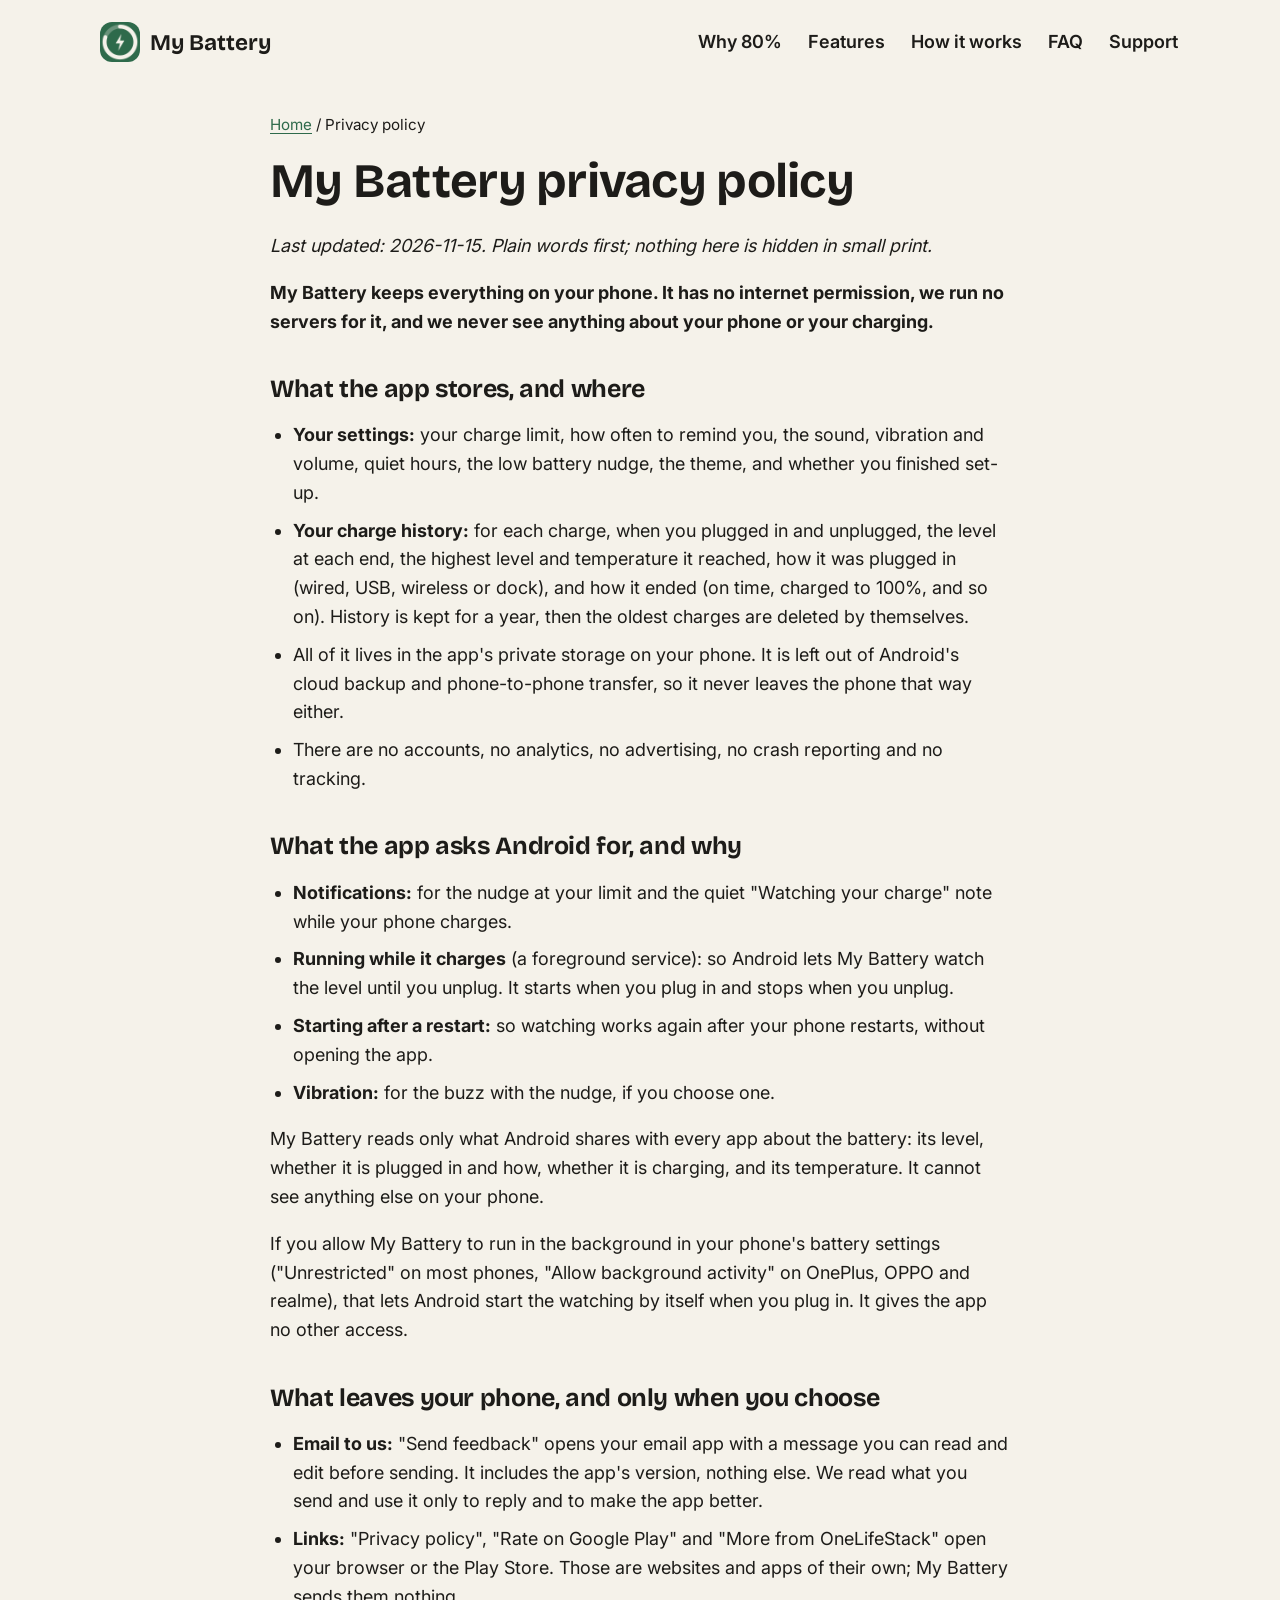
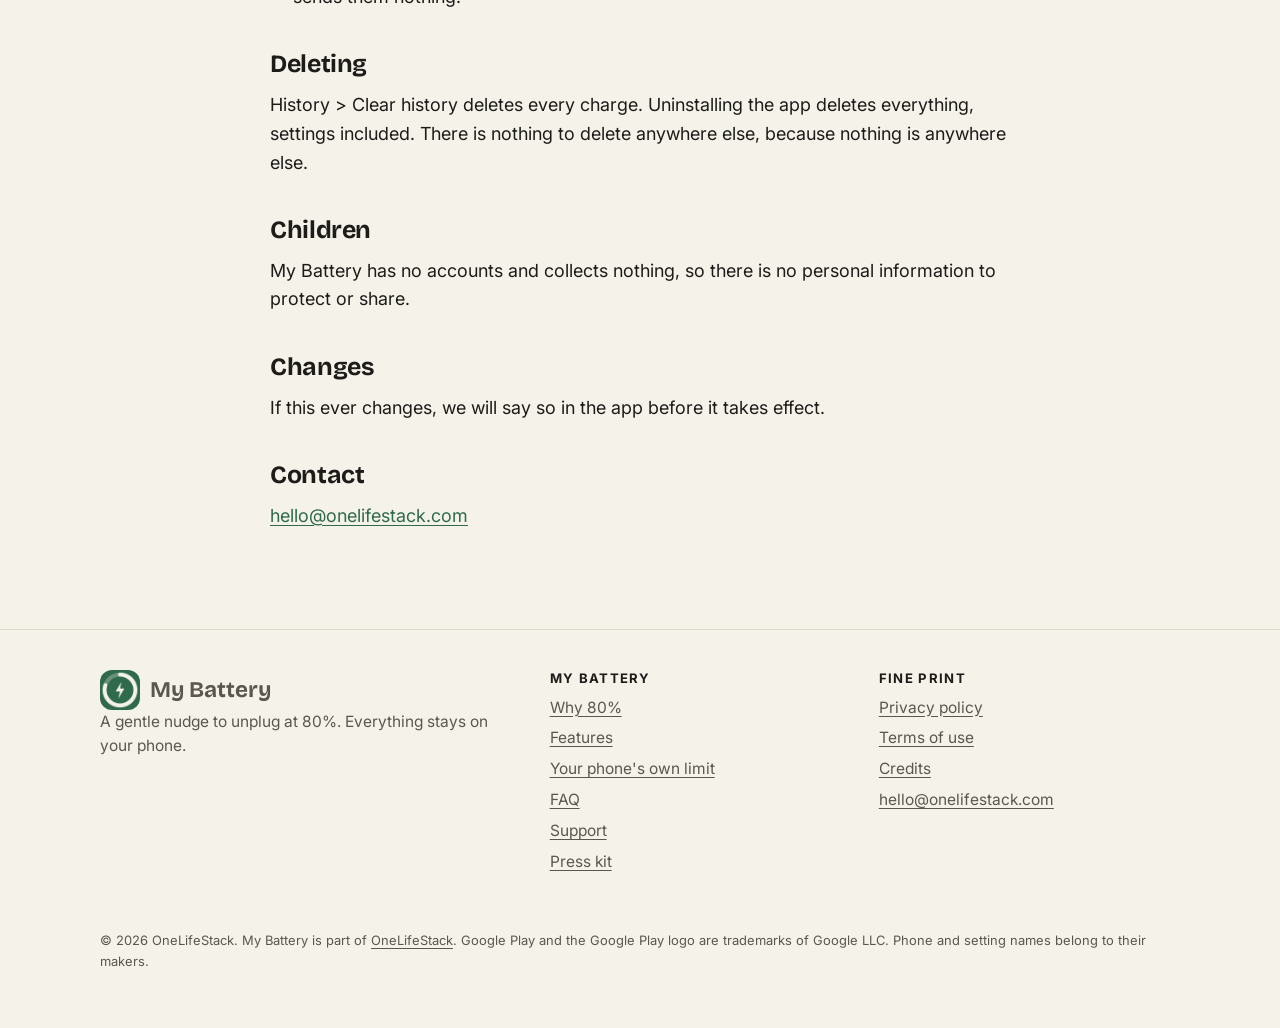
<file: privacy/index.html>
<!doctype html>
<html lang="en"><head><meta charset="utf-8">
<meta name="viewport" content="width=device-width, initial-scale=1">
<title>Privacy policy | My Battery</title>
<meta name="description" content="My Battery keeps everything on your phone and has no internet permission. The privacy policy in plain words.">
<meta name="theme-color" content="#F5F2EA" media="(prefers-color-scheme: light)"><meta name="theme-color" content="#151714" media="(prefers-color-scheme: dark)">
<meta http-equiv="Content-Security-Policy" content="default-src 'self'; script-src 'self'; img-src 'self' data:; style-src 'self' 'unsafe-inline'; font-src 'self'; base-uri 'self'; form-action 'none'">
<link rel="canonical" href="https://mybattery.onelifestack.com/privacy/">
<link rel="icon" href="/assets/icon-32.png" sizes="32x32" type="image/png"><link rel="apple-touch-icon" href="/assets/icon-180.png">
<link rel="manifest" href="/site.webmanifest">
<link rel="preload" href="/assets/fonts/inter-var.woff2" as="font" type="font/woff2" crossorigin><link rel="preload" href="/assets/fonts/bricolage-700.woff2" as="font" type="font/woff2" crossorigin>
<meta property="og:type" content="website"><meta property="og:site_name" content="My Battery"><meta property="og:title" content="Privacy policy | My Battery">
<meta property="og:description" content="My Battery keeps everything on your phone and has no internet permission. The privacy policy in plain words."><meta property="og:url" content="https://mybattery.onelifestack.com/privacy/"><meta property="og:image" content="https://mybattery.onelifestack.com/assets/og.png">
<meta name="twitter:card" content="summary_large_image">
<link rel="stylesheet" href="/assets/site.css?v=2a37914c">
<script src="/assets/site.js?v=2a37914c" defer></script>
</head><body>
<a class="skip" href="#main">Skip to content</a>
<header class="site"><div class="wrap"><a class="brand" href="/"><img src="/assets/icon-180.png" width="40" height="40" alt="">My Battery</a>
<nav class="main" aria-label="Main"><a href="/#why">Why 80%</a><a href="/#features">Features</a><a href="/#how">How it works</a><a href="/#faq">FAQ</a><a href="/support/">Support</a></nav></div></header>
<main id="main">
<div class="article"><div class="wrap"><p class="crumbs"><a href="/">Home</a> / Privacy policy</p><h1>My Battery privacy policy</h1>
<p><em>Last updated: 2026-11-15. Plain words first; nothing here is hidden in small print.</em></p>
<p><strong>My Battery keeps everything on your phone. It has no internet permission, we run no servers for it, and we never see anything about your phone or your charging.</strong></p>
<h2>What the app stores, and where</h2>
<ul><li><strong>Your settings:</strong> your charge limit, how often to remind you, the sound, vibration and volume, quiet hours, the low battery nudge, the theme, and whether you finished set-up.</li><li><strong>Your charge history:</strong> for each charge, when you plugged in and unplugged, the level at each end, the highest level and temperature it reached, how it was plugged in (wired, USB, wireless or dock), and how it ended (on time, charged to 100%, and so on). History is kept for a year, then the oldest charges are deleted by themselves.</li><li>All of it lives in the app's private storage on your phone. It is left out of Android's cloud backup and phone-to-phone transfer, so it never leaves the phone that way either.</li><li>There are no accounts, no analytics, no advertising, no crash reporting and no tracking.</li></ul>
<h2>What the app asks Android for, and why</h2>
<ul><li><strong>Notifications:</strong> for the nudge at your limit and the quiet "Watching your charge" note while your phone charges.</li><li><strong>Running while it charges</strong> (a foreground service): so Android lets My Battery watch the level until you unplug. It starts when you plug in and stops when you unplug.</li><li><strong>Starting after a restart:</strong> so watching works again after your phone restarts, without opening the app.</li><li><strong>Vibration:</strong> for the buzz with the nudge, if you choose one.</li></ul>
<p>My Battery reads only what Android shares with every app about the battery: its level, whether it is plugged in and how, whether it is charging, and its temperature. It cannot see anything else on your phone.</p>
<p>If you allow My Battery to run in the background in your phone's battery settings ("Unrestricted" on most phones, "Allow background activity" on OnePlus, OPPO and realme), that lets Android start the watching by itself when you plug in. It gives the app no other access.</p>
<h2>What leaves your phone, and only when you choose</h2>
<ul><li><strong>Email to us:</strong> "Send feedback" opens your email app with a message you can read and edit before sending. It includes the app's version, nothing else. We read what you send and use it only to reply and to make the app better.</li><li><strong>Links:</strong> "Privacy policy", "Rate on Google Play" and "More from OneLifeStack" open your browser or the Play Store. Those are websites and apps of their own; My Battery sends them nothing.</li></ul>
<h2>Deleting</h2>
<p>History &gt; Clear history deletes every charge. Uninstalling the app deletes everything, settings included. There is nothing to delete anywhere else, because nothing is anywhere else.</p>
<h2>Children</h2>
<p>My Battery has no accounts and collects nothing, so there is no personal information to protect or share.</p>
<h2>Changes</h2>
<p>If this ever changes, we will say so in the app before it takes effect.</p>
<h2>Contact</h2>
<p><a href="mailto:hello@onelifestack.com">hello@onelifestack.com</a></p></div></div>
</main>
<footer class="site"><div class="wrap">
<div><a class="brand" href="/"><img src="/assets/icon-180.png" width="40" height="40" alt="">My Battery</a>
<p>A gentle nudge to unplug at 80%. Everything stays on your phone.</p></div>
<div><h2>My Battery</h2><ul><li><a href="/#why">Why 80%</a></li><li><a href="/#features">Features</a></li><li><a href="/#limit">Your phone's own limit</a></li><li><a href="/#faq">FAQ</a></li><li><a href="/support/">Support</a></li><li><a href="/press/">Press kit</a></li></ul></div>
<div><h2>Fine print</h2><ul><li><a href="/privacy/">Privacy policy</a></li><li><a href="/terms/">Terms of use</a></li><li><a href="/credits/">Credits</a></li><li><a href="mailto:hello@onelifestack.com">hello@onelifestack.com</a></li></ul></div>
<small>© 2026 OneLifeStack. My Battery is part of <a href="https://onelifestack.com">OneLifeStack</a>. Google Play and the Google Play logo are trademarks of Google LLC. Phone and setting names belong to their makers.</small>
</div></footer></body></html>
</file>
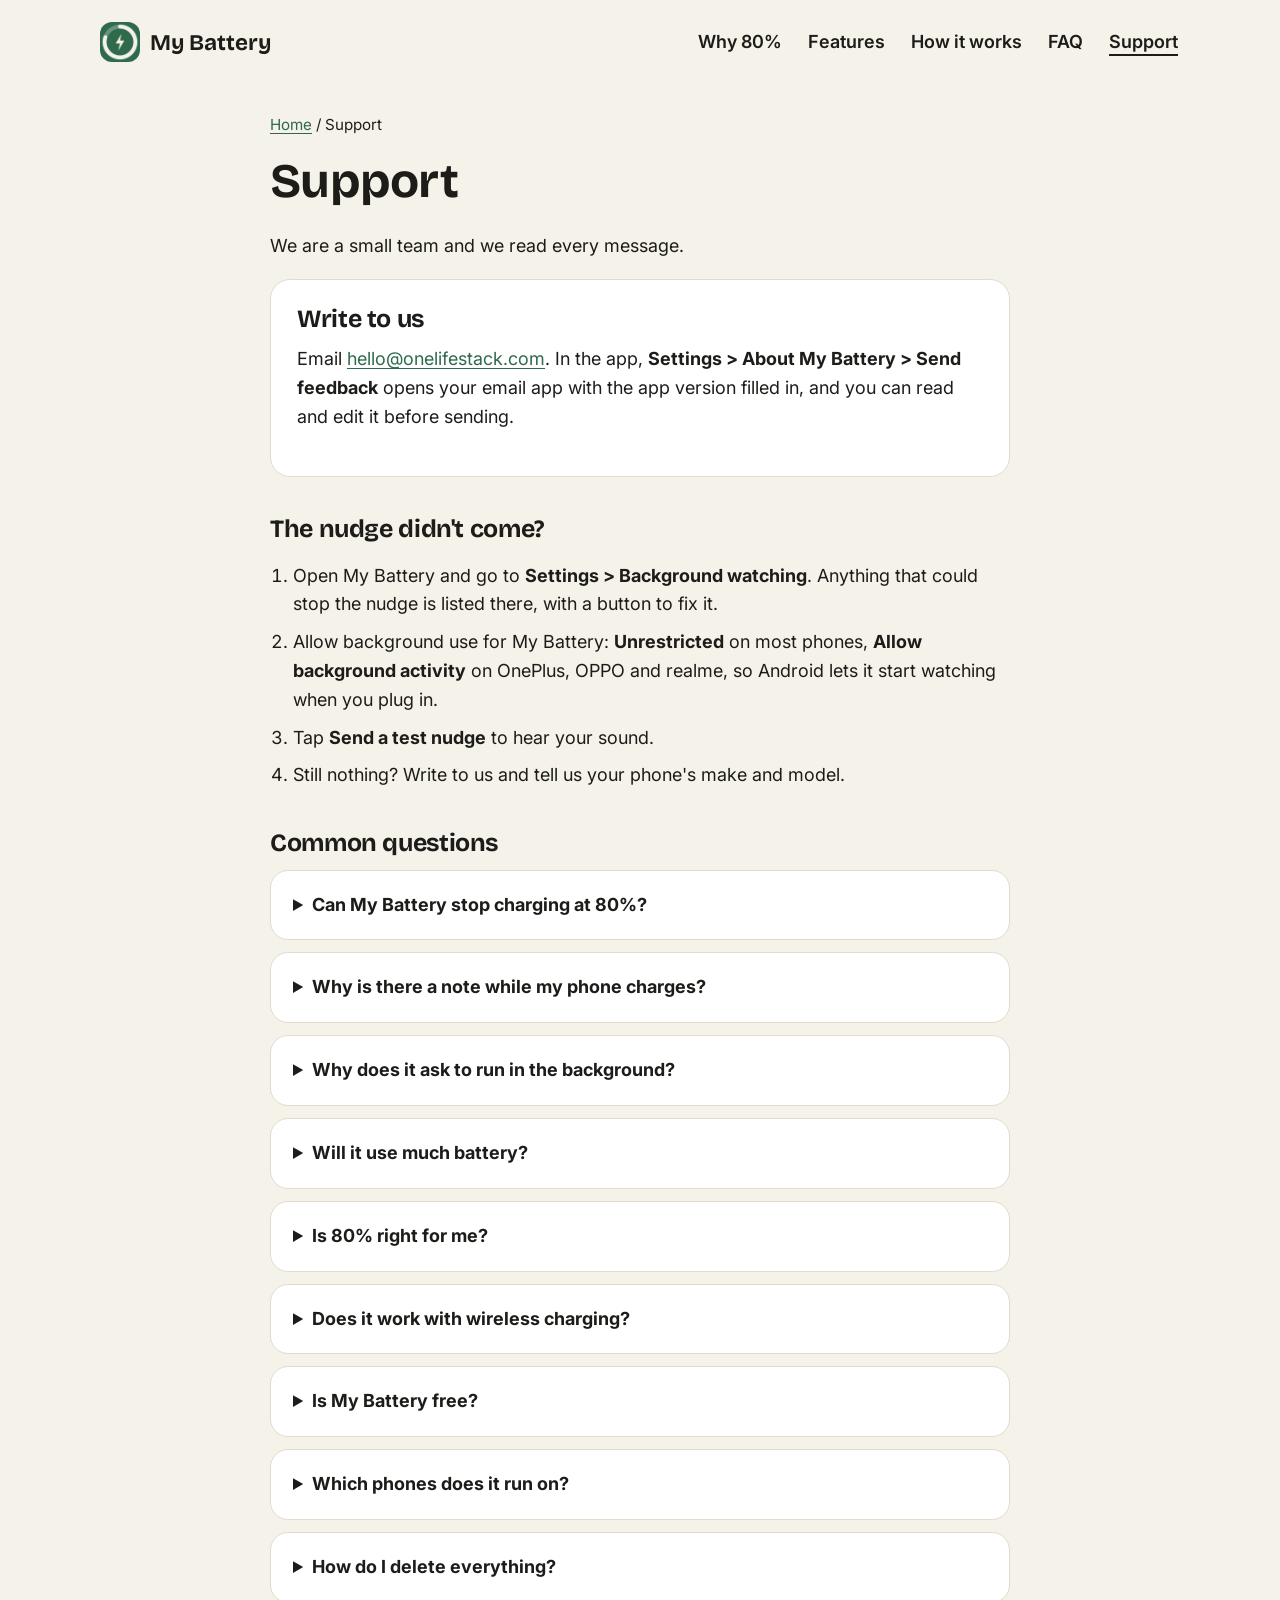
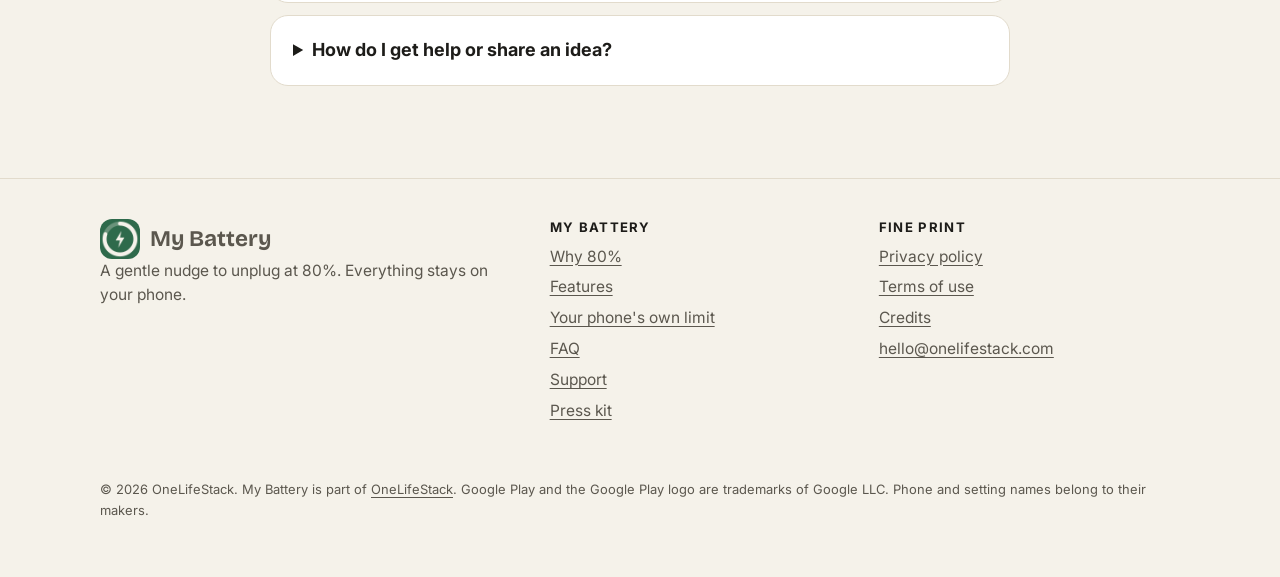
<file: support/index.html>
<!doctype html>
<html lang="en"><head><meta charset="utf-8">
<meta name="viewport" content="width=device-width, initial-scale=1">
<title>Support | My Battery</title>
<meta name="description" content="Get help with My Battery or send an idea.">
<meta name="theme-color" content="#F5F2EA" media="(prefers-color-scheme: light)"><meta name="theme-color" content="#151714" media="(prefers-color-scheme: dark)">
<meta http-equiv="Content-Security-Policy" content="default-src 'self'; script-src 'self'; img-src 'self' data:; style-src 'self' 'unsafe-inline'; font-src 'self'; base-uri 'self'; form-action 'none'">
<link rel="canonical" href="https://mybattery.onelifestack.com/support/">
<link rel="icon" href="/assets/icon-32.png" sizes="32x32" type="image/png"><link rel="apple-touch-icon" href="/assets/icon-180.png">
<link rel="manifest" href="/site.webmanifest">
<link rel="preload" href="/assets/fonts/inter-var.woff2" as="font" type="font/woff2" crossorigin><link rel="preload" href="/assets/fonts/bricolage-700.woff2" as="font" type="font/woff2" crossorigin>
<meta property="og:type" content="website"><meta property="og:site_name" content="My Battery"><meta property="og:title" content="Support | My Battery">
<meta property="og:description" content="Get help with My Battery or send an idea."><meta property="og:url" content="https://mybattery.onelifestack.com/support/"><meta property="og:image" content="https://mybattery.onelifestack.com/assets/og.png">
<meta name="twitter:card" content="summary_large_image">
<link rel="stylesheet" href="/assets/site.css?v=2a37914c">
<script src="/assets/site.js?v=2a37914c" defer></script>
</head><body>
<a class="skip" href="#main">Skip to content</a>
<header class="site"><div class="wrap"><a class="brand" href="/"><img src="/assets/icon-180.png" width="40" height="40" alt="">My Battery</a>
<nav class="main" aria-label="Main"><a href="/#why">Why 80%</a><a href="/#features">Features</a><a href="/#how">How it works</a><a href="/#faq">FAQ</a><a href="/support/" aria-current="page">Support</a></nav></div></header>
<main id="main">
<div class="article"><div class="wrap"><p class="crumbs"><a href="/">Home</a> / Support</p><h1>Support</h1><p>We are a small team and we read every message.</p>
<div class="panel"><h2 class="flush">Write to us</h2><p>Email <a href="mailto:hello@onelifestack.com">hello@onelifestack.com</a>. In the app, <strong>Settings &gt; About My Battery &gt; Send feedback</strong> opens your email app with the app version filled in, and you can read and edit it before sending.</p></div>
<h2>The nudge didn't come?</h2><ol><li>Open My Battery and go to <strong>Settings &gt; Background watching</strong>. Anything that could stop the nudge is listed there, with a button to fix it.</li><li>Allow background use for My Battery: <strong>Unrestricted</strong> on most phones, <strong>Allow background activity</strong> on OnePlus, OPPO and realme, so Android lets it start watching when you plug in.</li><li>Tap <strong>Send a test nudge</strong> to hear your sound.</li><li>Still nothing? Write to us and tell us your phone's make and model.</li></ol>
<h2>Common questions</h2><details><summary>Can My Battery stop charging at 80%?</summary><p>No app can: Android does not let apps switch charging off. My Battery watches the level and reminds you to unplug. Many phones can stop at 80% by themselves; <a href="/#limit">here is where to look</a>. If yours does, My Battery sees it holding and stays quiet.</p></details><details><summary>Why is there a note while my phone charges?</summary><p>Android asks any app that keeps running to show a note. Ours is quiet, shows the level and the time to your limit, and goes away when you unplug.</p></details><details><summary>Why does it ask to run in the background?</summary><p>So Android lets My Battery start watching by itself when you plug in. Most phones call this "Unrestricted" battery use; OnePlus, OPPO and realme call it "Allow background activity". Without it, Android may pause the app; you then get a note saying "Tap to watch this charge", and one tap starts it. My Battery only runs while your phone is plugged in.</p></details><details><summary>Will it use much battery?</summary><p>It runs only while your phone is plugged in and charging, and stops when you unplug. When nothing is charging it does nothing at all, unless you turn on the low battery nudge, which takes a quick look every half hour.</p></details><details><summary>Is 80% right for me?</summary><p>80% is a good everyday choice. If you need more, pick 85% or 90%. Before a long day, tap Charge to 100% once; the next charge goes back to your limit.</p></details><details><summary>Does it work with wireless charging?</summary><p>Yes: wired, USB, wireless and docks all count.</p></details><details><summary>Is My Battery free?</summary><p>Yes. There are no ads, no subscriptions and nothing to buy.</p></details><details><summary>Which phones does it run on?</summary><p>Android 8.0 (Oreo) and newer.</p></details><details><summary>How do I delete everything?</summary><p>History > Clear history deletes your charges, and uninstalling deletes the rest. There is nothing to delete anywhere else.</p></details><details><summary>How do I get help or share an idea?</summary><p>In the app, open Settings > About My Battery > Send feedback, or write to <a href="mailto:hello@onelifestack.com">hello@onelifestack.com</a>.</p></details></div></div>
</main>
<footer class="site"><div class="wrap">
<div><a class="brand" href="/"><img src="/assets/icon-180.png" width="40" height="40" alt="">My Battery</a>
<p>A gentle nudge to unplug at 80%. Everything stays on your phone.</p></div>
<div><h2>My Battery</h2><ul><li><a href="/#why">Why 80%</a></li><li><a href="/#features">Features</a></li><li><a href="/#limit">Your phone's own limit</a></li><li><a href="/#faq">FAQ</a></li><li><a href="/support/">Support</a></li><li><a href="/press/">Press kit</a></li></ul></div>
<div><h2>Fine print</h2><ul><li><a href="/privacy/">Privacy policy</a></li><li><a href="/terms/">Terms of use</a></li><li><a href="/credits/">Credits</a></li><li><a href="mailto:hello@onelifestack.com">hello@onelifestack.com</a></li></ul></div>
<small>© 2026 OneLifeStack. My Battery is part of <a href="https://onelifestack.com">OneLifeStack</a>. Google Play and the Google Play logo are trademarks of Google LLC. Phone and setting names belong to their makers.</small>
</div></footer></body></html>
</file>
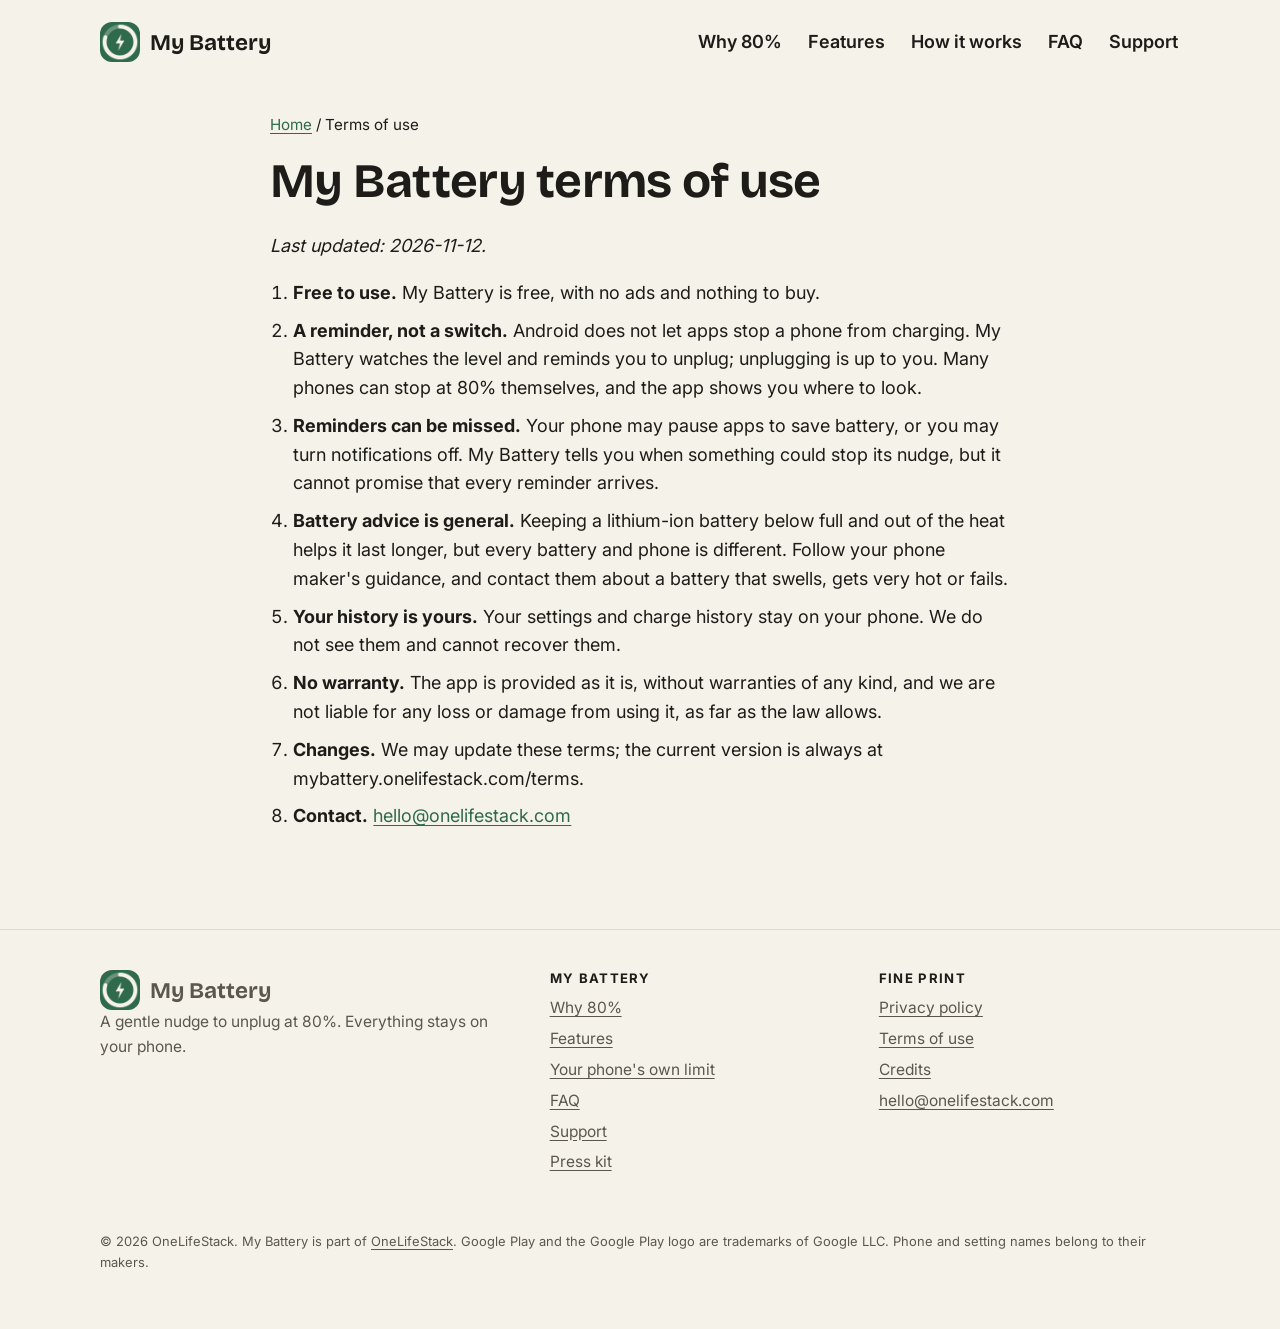
<file: terms/index.html>
<!doctype html>
<html lang="en"><head><meta charset="utf-8">
<meta name="viewport" content="width=device-width, initial-scale=1">
<title>Terms of use | My Battery</title>
<meta name="description" content="The terms for using My Battery.">
<meta name="theme-color" content="#F5F2EA" media="(prefers-color-scheme: light)"><meta name="theme-color" content="#151714" media="(prefers-color-scheme: dark)">
<meta http-equiv="Content-Security-Policy" content="default-src 'self'; script-src 'self'; img-src 'self' data:; style-src 'self' 'unsafe-inline'; font-src 'self'; base-uri 'self'; form-action 'none'">
<link rel="canonical" href="https://mybattery.onelifestack.com/terms/">
<link rel="icon" href="/assets/icon-32.png" sizes="32x32" type="image/png"><link rel="apple-touch-icon" href="/assets/icon-180.png">
<link rel="manifest" href="/site.webmanifest">
<link rel="preload" href="/assets/fonts/inter-var.woff2" as="font" type="font/woff2" crossorigin><link rel="preload" href="/assets/fonts/bricolage-700.woff2" as="font" type="font/woff2" crossorigin>
<meta property="og:type" content="website"><meta property="og:site_name" content="My Battery"><meta property="og:title" content="Terms of use | My Battery">
<meta property="og:description" content="The terms for using My Battery."><meta property="og:url" content="https://mybattery.onelifestack.com/terms/"><meta property="og:image" content="https://mybattery.onelifestack.com/assets/og.png">
<meta name="twitter:card" content="summary_large_image">
<link rel="stylesheet" href="/assets/site.css?v=2a37914c">
<script src="/assets/site.js?v=2a37914c" defer></script>
</head><body>
<a class="skip" href="#main">Skip to content</a>
<header class="site"><div class="wrap"><a class="brand" href="/"><img src="/assets/icon-180.png" width="40" height="40" alt="">My Battery</a>
<nav class="main" aria-label="Main"><a href="/#why">Why 80%</a><a href="/#features">Features</a><a href="/#how">How it works</a><a href="/#faq">FAQ</a><a href="/support/">Support</a></nav></div></header>
<main id="main">
<div class="article"><div class="wrap"><p class="crumbs"><a href="/">Home</a> / Terms of use</p><h1>My Battery terms of use</h1>
<p><em>Last updated: 2026-11-12.</em></p>
<ol><li><strong>Free to use.</strong> My Battery is free, with no ads and nothing to buy.</li><li><strong>A reminder, not a switch.</strong> Android does not let apps stop a phone from charging. My Battery watches the level and reminds you to unplug; unplugging is up to you. Many phones can stop at 80% themselves, and the app shows you where to look.</li><li><strong>Reminders can be missed.</strong> Your phone may pause apps to save battery, or you may turn notifications off. My Battery tells you when something could stop its nudge, but it cannot promise that every reminder arrives.</li><li><strong>Battery advice is general.</strong> Keeping a lithium-ion battery below full and out of the heat helps it last longer, but every battery and phone is different. Follow your phone maker's guidance, and contact them about a battery that swells, gets very hot or fails.</li><li><strong>Your history is yours.</strong> Your settings and charge history stay on your phone. We do not see them and cannot recover them.</li><li><strong>No warranty.</strong> The app is provided as it is, without warranties of any kind, and we are not liable for any loss or damage from using it, as far as the law allows.</li><li><strong>Changes.</strong> We may update these terms; the current version is always at mybattery.onelifestack.com/terms.</li><li><strong>Contact.</strong> <a href="mailto:hello@onelifestack.com">hello@onelifestack.com</a></li></ol></div></div>
</main>
<footer class="site"><div class="wrap">
<div><a class="brand" href="/"><img src="/assets/icon-180.png" width="40" height="40" alt="">My Battery</a>
<p>A gentle nudge to unplug at 80%. Everything stays on your phone.</p></div>
<div><h2>My Battery</h2><ul><li><a href="/#why">Why 80%</a></li><li><a href="/#features">Features</a></li><li><a href="/#limit">Your phone's own limit</a></li><li><a href="/#faq">FAQ</a></li><li><a href="/support/">Support</a></li><li><a href="/press/">Press kit</a></li></ul></div>
<div><h2>Fine print</h2><ul><li><a href="/privacy/">Privacy policy</a></li><li><a href="/terms/">Terms of use</a></li><li><a href="/credits/">Credits</a></li><li><a href="mailto:hello@onelifestack.com">hello@onelifestack.com</a></li></ul></div>
<small>© 2026 OneLifeStack. My Battery is part of <a href="https://onelifestack.com">OneLifeStack</a>. Google Play and the Google Play logo are trademarks of Google LLC. Phone and setting names belong to their makers.</small>
</div></footer></body></html>
</file>
<file: assets/site.css>
/* My Battery site. Tokens are the app's (OlsPalettes.Battery / BatteryDark in onelifestack-native-ui); keep them in step. */
@font-face { font-family: Inter; font-weight: 400 800; font-display: swap; src: url(/assets/fonts/inter-var.woff2) format("woff2"); }
@font-face { font-family: Bricolage; font-weight: 600; font-display: swap; src: url(/assets/fonts/bricolage-600.woff2) format("woff2"); }
@font-face { font-family: Bricolage; font-weight: 700; font-display: swap; src: url(/assets/fonts/bricolage-700.woff2) format("woff2"); }

:root {
  --bg: #F5F2EA; --surface: #FFFFFF; --outline: #E2DBCC; --ink: #1D1C19; --muted: #5B574E;
  --primary: #2E6A4B; --on-primary: #FFFFFF; --tint: #E4EFE6; --sand: #F8E6D3; --clay: #A84E0C; --on-clay: #FFFFFF;
  --link: #2E6A4B; --promise-bg: #2E6A4B; --promise-ink: #E4EFE6; --phone: #151714;
  --shadow: 0 18px 40px rgba(29, 28, 25, .14);
  --radius: 20px; --pill: 999px; --maxw: 1120px;
}
@media (prefers-color-scheme: dark) {
  :root {
    --bg: #151714; --surface: #1E211D; --outline: #33382F; --ink: #EEEBE3; --muted: #B5B0A4;
    --primary: #8CC7A3; --on-primary: #0F2A1B; --tint: #23382B; --sand: #3A2716; --link: #8CC7A3;
    --promise-bg: #8CC7A3; --promise-ink: #0F2A1B; --phone: #000000; --shadow: 0 18px 40px rgba(0, 0, 0, .5);
  }
}

*, *::before, *::after { box-sizing: border-box; }
html { scroll-behavior: smooth; -webkit-text-size-adjust: 100%; }
body { margin: 0; background: var(--bg); color: var(--ink); font: 400 18px/1.6 Inter, system-ui, sans-serif; overflow-x: hidden; }
img { max-width: 100%; height: auto; }
h1, h2, h3 { font-family: Bricolage, Inter, system-ui, sans-serif; font-weight: 700; line-height: 1.1; margin: 0 0 .5em; letter-spacing: -.015em; }
h1 { font-size: clamp(2.3rem, 6vw, 3.9rem); }
h2 { font-size: clamp(1.75rem, 4vw, 2.5rem); }
h3 { font-size: 1.25rem; font-weight: 600; }
p { margin: 0 0 1em; }
a { color: var(--link); text-underline-offset: 3px; }
a:hover { text-decoration-thickness: 2px; }
:focus-visible { outline: 3px solid var(--primary); outline-offset: 3px; border-radius: 6px; }
.skip { position: absolute; left: -999px; top: 8px; background: var(--primary); color: var(--on-primary); padding: 10px 16px; border-radius: var(--pill); z-index: 10; }
.skip:focus { left: 8px; }
.wrap { max-width: var(--maxw); margin: 0 auto; padding: 0 20px; }
.wrap.narrow { max-width: 820px; }
.eyebrow { font-weight: 700; font-size: .82rem; letter-spacing: .1em; text-transform: uppercase; color: var(--muted); margin-bottom: .7em; }
.note { font-size: .95rem; color: var(--muted); }
.after { margin-top: 22px; }

/* header */
header.site { padding: 18px 0; }
header.site .wrap { display: flex; flex-wrap: wrap; align-items: center; gap: 10px 28px; }
.brand { display: flex; align-items: center; gap: 10px; font: 700 1.4rem Bricolage, sans-serif; color: var(--ink); text-decoration: none; }
.brand img { width: 40px; height: 40px; border-radius: 12px; }
nav.main { display: flex; flex-wrap: wrap; gap: 4px 22px; margin-left: auto; }
nav.main a { color: var(--ink); font-weight: 600; text-decoration: none; padding: 10px 2px; }
nav.main a:hover, nav.main a[aria-current="page"] { text-decoration: underline; text-decoration-thickness: 2px; text-underline-offset: 6px; }

/* buttons */
.btn { display: inline-flex; align-items: center; justify-content: center; gap: 10px; min-height: 56px; padding: 0 28px; border-radius: var(--pill); font: 700 1.02rem Inter, sans-serif; text-decoration: none; border: 2px solid transparent; }
.btn.primary { background: var(--primary); color: var(--on-primary); }
.btn.ghost { background: transparent; color: var(--ink); border-color: var(--outline); }
.btn.ghost:hover { border-color: var(--ink); }
.btn[aria-disabled="true"] { background: var(--outline); color: var(--ink); }
.cta-row { display: flex; flex-wrap: wrap; gap: 14px; margin: 28px 0 8px; }

/* hero */
.hero { padding: 36px 0 72px; }
.hero .wrap { display: grid; grid-template-columns: 1.1fr .9fr; gap: 48px; align-items: center; }
.hero p.lead { font-size: 1.25rem; color: var(--muted); max-width: 32em; }
.hero-art { position: relative; display: grid; place-items: center; min-height: 560px; }
.phone { position: relative; width: min(290px, 72vw); border-radius: 40px; background: var(--phone); padding: 9px; box-shadow: var(--shadow); }
.phone img { display: block; width: 100%; border-radius: 32px; }
.nudge { position: absolute; left: -24px; top: 44px; width: min(300px, 78vw); background: var(--surface); color: var(--ink); border: 1px solid var(--outline); border-radius: 22px; padding: 14px 16px; box-shadow: var(--shadow); display: grid; gap: 2px; font-size: .92rem; z-index: 2; }
.nudge-top { display: flex; align-items: center; gap: 8px; color: var(--muted); font-size: .8rem; margin-bottom: 4px; }
.nudge-top img { border-radius: 6px; }
.nudge span { color: var(--muted); }
.nudge-btns { display: grid; grid-template-columns: 1fr 1fr; gap: 8px; margin-top: 10px; }
.nudge-btns span { border: 1px solid var(--outline); border-radius: var(--pill); padding: 6px 4px; text-align: center; font-weight: 700; color: var(--ink); font-size: .82rem; }

/* promise strip */
.promise { background: var(--promise-bg); color: var(--promise-ink); padding: 20px 0; }
.promise ul { list-style: none; margin: 0; padding: 0; display: flex; flex-wrap: wrap; justify-content: space-between; gap: 8px 26px; font-weight: 700; }
.promise li::before { content: "✓"; margin-right: 8px; }

/* sections */
section { padding: 72px 0; }
section.tint { background: var(--tint); }
.section-head { max-width: 42em; margin-bottom: 34px; }
.section-head p { color: var(--muted); font-size: 1.12rem; }
.grid { display: grid; gap: 18px; grid-template-columns: repeat(auto-fit, minmax(min(300px, 100%), 1fr)); }
.tile { border-radius: var(--radius); padding: 26px; color: var(--ink); border: 1px solid var(--outline); }
.tile.mint { background: var(--surface); } .tile.sand { background: var(--sand); } .tile.plain { background: var(--bg); }
.tile h3 { margin-bottom: .35em; }
.tile p { margin: 0; color: var(--muted); }
.panel { background: var(--surface); border: 1px solid var(--outline); border-radius: var(--radius); padding: 26px; }
.two { display: grid; gap: 40px; grid-template-columns: 1fr 1fr; align-items: start; }
.keep, .never, .makers { list-style: none; padding: 0; margin: 0; }
.keep li, .never li { padding: 8px 0 8px 32px; position: relative; }
.keep li::before { content: "✓"; position: absolute; left: 0; color: var(--primary); font-weight: 800; }
.never li::before { content: "✕"; position: absolute; left: 0; color: var(--muted); font-weight: 800; }
.makers li { padding: 10px 0; border-top: 1px solid var(--outline); }
.makers li:first-child { border-top: 0; padding-top: 0; }
.steps { counter-reset: s; display: grid; gap: 18px; grid-template-columns: repeat(auto-fit, minmax(min(250px, 100%), 1fr)); list-style: none; padding: 0; margin: 0; }
.steps li { counter-increment: s; background: var(--surface); border: 1px solid var(--outline); border-radius: var(--radius); padding: 26px; }
.steps li::before { content: counter(s); display: grid; place-items: center; width: 44px; height: 44px; border-radius: 50%; background: var(--primary); color: var(--on-primary); font: 700 1.25rem Bricolage, sans-serif; margin-bottom: 14px; }
.steps p { color: var(--muted); margin: 0; }
.gallery { display: grid; gap: 28px 18px; grid-template-columns: repeat(auto-fit, minmax(150px, 1fr)); }
.gallery figure { margin: 0; }
.gallery .phone { width: 100%; padding: 7px; border-radius: 30px; }
.gallery .phone img { border-radius: 24px; }
.gallery figcaption { margin-top: 12px; font-weight: 700; text-align: center; }

/* faq */
details { background: var(--surface); border: 1px solid var(--outline); border-radius: 18px; padding: 4px 22px; margin-bottom: 12px; }
summary { cursor: pointer; font-weight: 700; padding: 16px 0; }
details p { color: var(--muted); }
details[open] { border-color: var(--primary); }

/* article pages (privacy, terms, ...) */
.article { padding: 28px 0 80px; }
.article .wrap { max-width: 780px; }
.article h1 { font-size: clamp(2rem, 5vw, 3rem); }
.article h2 { font-size: 1.55rem; margin-top: 1.6em; }
.article h2.flush { margin-top: 0; }
.article ul, .article ol { padding-left: 1.3em; }
.article li { margin-bottom: .5em; }
.crumbs { font-size: .95rem; margin-bottom: 18px; }
figure.flush { margin: 0; }
.press-grid { display: grid; gap: 20px; grid-template-columns: repeat(auto-fit, minmax(200px, 1fr)); }
.press-icon { border-radius: 22px; }
.swatches { display: flex; flex-wrap: wrap; gap: 12px; }
.swatch { width: 120px; }
.swatch span { display: block; height: 64px; border-radius: 16px; border: 1px solid var(--outline); margin-bottom: 6px; }
.swatch code { font-size: .85rem; }

footer.site { border-top: 1px solid var(--outline); padding: 40px 0 56px; color: var(--muted); font-size: .97rem; }
footer.site .wrap { display: grid; gap: 28px; grid-template-columns: 1.4fr 1fr 1fr; }
footer.site h2 { font: 700 .82rem Inter, sans-serif; letter-spacing: .1em; text-transform: uppercase; color: var(--ink); margin: 0 0 10px; }
footer.site ul { list-style: none; margin: 0; padding: 0; }
footer.site li { margin-bottom: 6px; }
footer.site a { color: var(--muted); }
footer.site small { display: block; margin-top: 22px; grid-column: 1 / -1; }

/* how it works: on wide screens the phone follows the step in view */
.how-phone { display: none; }
.shots { position: relative; aspect-ratio: 1080 / 2160; border-radius: 32px; overflow: hidden; }
.shots img { position: absolute; inset: 0; width: 100%; height: 100%; border-radius: 0; opacity: 0; transition: opacity .5s ease; }
.shots img.on { opacity: 1; }
@media (min-width: 861px) {
  .js .how { display: grid; grid-template-columns: 1fr 320px; gap: 56px; align-items: start; }
  .js .how .steps { grid-template-columns: 1fr; gap: 24px; }
  .js .how .steps li { min-height: 44vh; display: flex; flex-direction: column; justify-content: center; opacity: .55; transition: opacity .4s ease, transform .4s ease; }
  .js .how .steps li.active { opacity: 1; transform: translateX(8px); }
  .js .how-phone { display: block; position: sticky; top: 14vh; }
  .js .how-phone .phone { width: 100%; }
}

@media (max-width: 860px) {
  .hero .wrap, .two, footer.site .wrap { grid-template-columns: 1fr; }
  .hero-art { min-height: 0; padding-top: 70px; }
  .nudge { left: 0; top: 0; }
  nav.main { margin-left: 0; width: 100%; }
  section { padding: 52px 0; }
}

/* motion, only when welcome */
@keyframes rise { from { opacity: 0; transform: translateY(18px); } }
@keyframes float { 50% { transform: translateY(-10px); } }
@keyframes pop { 0%, 8% { opacity: 0; transform: translateY(-14px) scale(.96); } 14%, 78% { opacity: 1; transform: none; } 86%, 100% { opacity: 0; transform: translateY(-14px) scale(.96); } }
@media (prefers-reduced-motion: no-preference) {
  .hero .wrap > div:first-child > * { animation: rise .8s cubic-bezier(.2, .7, .2, 1) both; }
  .hero .wrap > div:first-child > :nth-child(2) { animation-delay: .08s; } .hero .wrap > div:first-child > :nth-child(3) { animation-delay: .16s; }
  .hero .wrap > div:first-child > :nth-child(4) { animation-delay: .24s; } .hero .wrap > div:first-child > :nth-child(5) { animation-delay: .32s; }
  .float { animation: float 7s ease-in-out infinite; }
  .nudge { animation: pop 8s ease-in-out infinite both; animation-delay: 1.2s; }
  .paused .float, .paused .nudge, .hero-art.off .float, .hero-art.off .nudge { animation-play-state: paused; }
  .motion .reveal { opacity: 0; translate: 0 24px; transition: opacity .7s ease, translate .7s cubic-bezier(.2, .7, .2, 1); transition-delay: calc(var(--i, 0) * 80ms); }
  .motion .reveal.in { opacity: 1; translate: none; }
  .btn { transition: transform .2s ease, border-color .2s ease; }
  .btn:not([aria-disabled="true"]):hover { transform: translateY(-2px); }
  .tile, .panel { transition: transform .25s ease; }
  .tile:hover { transform: translateY(-4px); }
  .gallery .phone { transition: transform .3s ease; }
  .gallery figure:hover .phone { transform: translateY(-6px); }
}
@media (prefers-reduced-motion: reduce) { html { scroll-behavior: auto; } .shots img, .js .how .steps li { transition: none; } }
</file>
